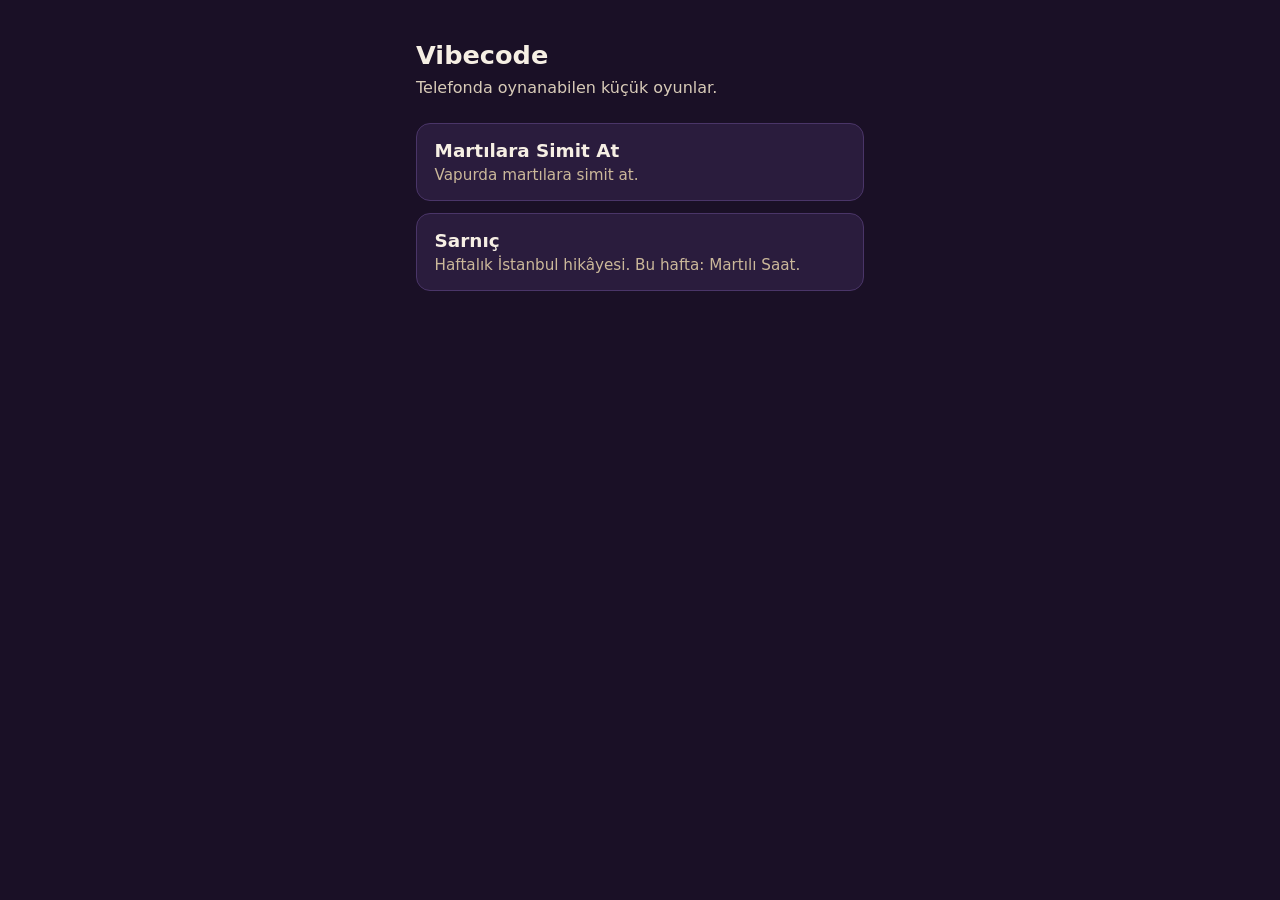
<file: index.html>
<!DOCTYPE html>
<html lang="tr">
<head>
<meta charset="UTF-8">
<meta name="viewport" content="width=device-width, initial-scale=1">
<meta name="theme-color" content="#1a1026">
<title>Vibecode</title>
<style>
  body {
    margin: 0;
    min-height: 100vh;
    font-family: system-ui, -apple-system, "Segoe UI", Roboto, sans-serif;
    background: #1a1026;
    color: #f6efe4;
  }
  main {
    max-width: 28rem;
    margin: 0 auto;
    padding: 2.5rem 1.25rem 3rem;
  }
  h1 {
    font-size: 1.6rem;
    font-weight: 650;
    margin: 0 0 0.35rem;
  }
  p {
    margin: 0 0 1.5rem;
    color: #d8cbb8;
    line-height: 1.45;
  }
  a.game {
    display: block;
    text-decoration: none;
    color: inherit;
    background: #2a1c3d;
    border: 1px solid #4a3568;
    border-radius: 14px;
    padding: 1rem 1.1rem;
  }
  a.game strong {
    display: block;
    font-size: 1.15rem;
    margin-bottom: 0.25rem;
  }
  a.game span {
    color: #cbb89a;
    font-size: 0.95rem;
  }
  a.game + a.game { margin-top: 0.75rem; }
</style>
</head>
<body>
<main>
  <h1>Vibecode</h1>
  <p>Telefonda oynanabilen küçük oyunlar.</p>
  <a class="game" href="martilara-simit/">
    <strong>Martılara Simit At</strong>
    <span>Vapurda martılara simit at.</span>
  </a>
  <a class="game" href="sarnic/">
    <strong>Sarnıç</strong>
    <span>Haftalık İstanbul hikâyesi. Bu hafta: Martılı Saat.</span>
  </a>
</main>
</body>
</html>
</file>
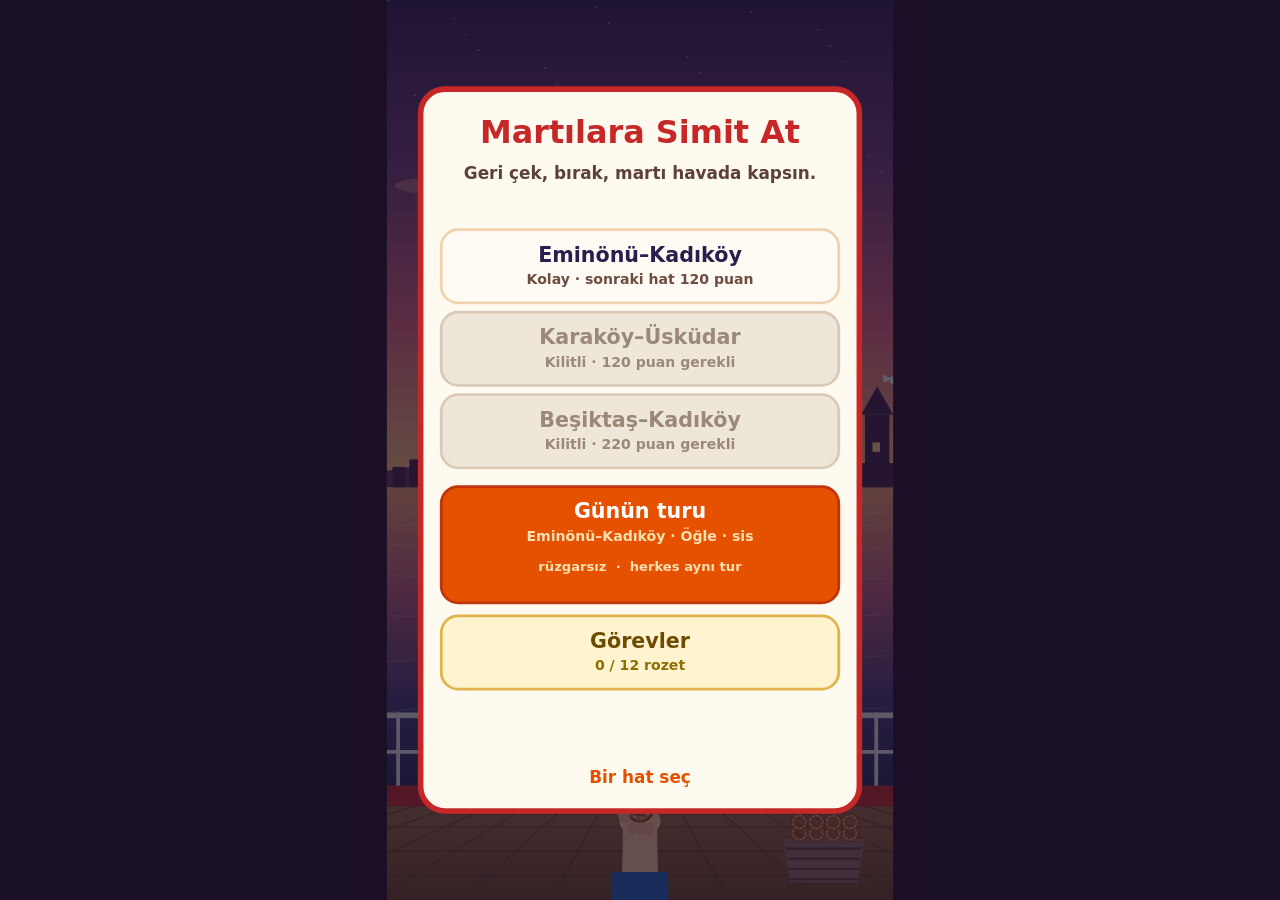
<file: martilara-simit/index.html>
<!DOCTYPE html>
<html lang="tr">
<head>
<meta charset="UTF-8">
<meta name="viewport" content="width=device-width, initial-scale=1, maximum-scale=1, user-scalable=no, viewport-fit=cover">
<meta name="theme-color" content="#1a1026">
<title>Martılara Simit At</title>
<style>
  html, body { margin: 0; height: 100%; overflow: hidden; background: #1a1026; }
  canvas {
    position: fixed; inset: 0; width: 100%; height: 100%; display: block;
    touch-action: none; user-select: none; -webkit-user-select: none; -webkit-tap-highlight-color: transparent;
  }
</style>
</head>
<body>
<canvas id="c"></canvas>
<script>
'use strict';

/* =========================================================
   AYARLAR
   ========================================================= */

const VW = 540, VH = 960;
const ROUND = 60;
const GRAVITY = 900;
const MAX_SPEED = 1350;
const PULL_K = 5;
const MIN_PULL = 18;
const HAND = { x: 270, y: 868 };
const BASKET = { x: 468, y: 905 };
const STOCK_MAX = 8;
const CATCH_R = 24;
const HOMING_R = 80;
const HOMING_SPEED = 50;
const HORIZON = 520, DECK_Y = 860;
const PASSENGER_HEAD_Y = 792;
const GAME_URL = 'https://danerlabs.github.io/vibecode/martilara-simit/';

const LINES_FED = ['Mmm, susamlı!', 'Sağ ol hemşerim!', 'Çay da var mı?', 'Bir tane daha!',
  'Kaşar da olsaydı!', 'Oh be!', 'Simit dediğin böyle!', 'Taze mi bu?', 'Eline sağlık!', 'Yaşasın vapur!'];
const LINES_THIEF = ['Bu benim artık!', 'Hehe, sağ ol!', 'Kim bakıyor ki?', 'Sepet benim!'];
const LINES_THIEF_HIT = ['Tamam tamam gidiyorum!', 'Aa, yakalandım!', 'Bir daha yapmam!'];
const LINES_HUNGRY = ['Bana da bir simit!', 'Abi bana da!', 'Açlıktan bayılacağım!', 'Bir simit de buraya!'];
const LINES_FEDP = ['Afiyet olsun bana!', 'Eline sağlık!', 'Çayım da olsaydı!', 'Tam isabet!'];
const LINES_HIT = ['Kardeşim dikkat!', 'Hop! Kafama!', 'Gözümü çıkaracaktın!', 'Martıya at, bana değil!'];
const LINES_GOLD = ['Altın martı!', 'Parıl parıl!'];
const LINES_VENDOR = ['Simit, simiiit!', 'Taze simit!', 'Susamlı, sıcak!', 'Geçerken al!'];
const LINES_CHILD = ['Anne, martı var!', 'Korkuyorum!', 'Git git git!', 'Baba bak martı!'];
const LINES_TOURIST = ['Bir selfie daha!', 'Manzara şahane!', 'Hashtag vapur!', 'Gülümse!'];
const LINES_PATRON = ['Az geldi!', 'Patron aç!', 'Daha, daha!', 'Lokma büyüsün!'];

// goal: bu puanı geçince sonraki hat açılır. 0 = son hat.
const ROUTES = [
  { id: 'eminonu', name: 'Eminönü–Kadıköy', diff: 'Kolay', goal: 120, speed: 1, extra: 0, refill: 1.4, wind: 0.55 },
  { id: 'karakoy', name: 'Karaköy–Üsküdar', diff: 'Orta', goal: 220, speed: 1.16, extra: 0, refill: 1.65, wind: 0.85 },
  { id: 'besiktas', name: 'Beşiktaş–Kadıköy', diff: 'Zor', goal: 0, speed: 1.32, extra: 1, refill: 1.9, wind: 1 },
];
const TIMES = [
  { id: 'sabah', name: 'Sabah', sky: ['#8ec6ef', '#f6d7b0', '#ffe3b8', '#ffd19a'], sea: ['#f3c9a4', '#7eafd0', '#35688f', '#1c4568'], star: 0, lights: 0, sun: 'rise' },
  { id: 'ogle', name: 'Öğle', sky: ['#3d9ae6', '#7ec4f6', '#d7efff', '#eef7ff'], sea: ['#8fd0ef', '#3c92c8', '#1d6294', '#123e66'], star: 0, lights: 0, sun: 'high' },
  { id: 'gunbatimi', name: 'Gün batımı', sky: ['#2b1d4e', '#6a3d7a', '#e0677a', '#ffd27a'], sea: ['#f2a76b', '#b85d7a', '#3d3a78', '#1f2552'], star: 0.35, lights: 0.45, sun: 'set' },
  { id: 'gece', name: 'Gece', sky: ['#070b1c', '#141a3c', '#1b2754', '#24325f'], sea: ['#1a2748', '#121c38', '#0c1428', '#080e1c'], star: 1, lights: 1, sun: 'moon' },
];

/* =========================================================
   YARDIMCILAR
   ========================================================= */

const rand = (a, b) => a + Math.random() * (b - a);
const pick = a => a[Math.floor(Math.random() * a.length)];
const clamp = (v, a, b) => Math.max(a, Math.min(b, v));
const fmt = n => Math.round(n).toLocaleString('tr-TR');
function store(k, v) {
  try { if (v === undefined) return localStorage.getItem(k); localStorage.setItem(k, v); } catch (e) { return null; }
}
function pad(n) { return String(n).padStart(2, '0'); }
function dateKey(d) {
  d = d || new Date();
  return d.getFullYear() + '-' + pad(d.getMonth() + 1) + '-' + pad(d.getDate());
}
function hashStr(s) {
  let h = 2166136261;
  for (let i = 0; i < s.length; i++) h = Math.imul(h ^ s.charCodeAt(i), 16777619);
  return h >>> 0;
}
function mulberry32(a) {
  return function () {
    a |= 0; a = a + 0x6D2B79F5 | 0;
    let t = Math.imul(a ^ a >>> 15, 1 | a);
    t = t + Math.imul(t ^ t >>> 7, 61 | t) ^ t;
    return ((t ^ t >>> 14) >>> 0) / 4294967296;
  };
}
function rollDay(dateStr) {
  const rnd = mulberry32(hashStr('simit-v1|' + dateStr));
  const route = Math.floor(rnd() * ROUTES.length);
  const time = Math.floor(rnd() * TIMES.length);
  const fog = rnd() < 0.42 ? Math.round((0.32 + rnd() * 0.4) * 100) / 100 : 0;
  const calm = rnd() < 0.22;
  const mag = calm ? 0 : Math.round(45 + rnd() * 100);
  const wind = mag * (rnd() < 0.5 ? -1 : 1);
  return { route, time, fog, wind, date: dateStr };
}
function rollFree(route) {
  const R = ROUTES[route];
  const time = Math.floor(Math.random() * TIMES.length);
  const fog = Math.random() < 0.14 + route * 0.08 ? Math.round((0.28 + Math.random() * 0.4) * 100) / 100 : 0;
  let wind = 0;
  if (Math.random() < 0.4 + route * 0.12) wind = Math.round((50 + Math.random() * 80) * R.wind) * (Math.random() < 0.5 ? -1 : 1);
  return { route, time, fog, wind, date: null };
}
function windWord(w) {
  const a = Math.abs(w || 0);
  if (a < 12) return 'rüzgarsız';
  return (a > 110 ? 'sert' : a > 65 ? 'orta' : 'hafif') + ' rüzgar ' + (w > 0 ? 'sağa' : 'sola');
}
function unlocked() {
  return clamp(parseInt(store('simit_unlock') || '0', 10) || 0, 0, ROUTES.length - 1);
}
function setUnlocked(n) { store('simit_unlock', String(clamp(Math.max(unlocked(), n), 0, ROUTES.length - 1))); }
function bestScore() { return parseInt(store('simit_best') || '0', 10) || 0; }
function dailyBest(date) {
  const raw = store('simit_daily') || '';
  const i = raw.indexOf(':');
  if (i < 0 || raw.slice(0, i) !== date) return 0;
  return parseInt(raw.slice(i + 1), 10) || 0;
}
function saveDaily(date, score) {
  const prev = dailyBest(date);
  if (score > prev) store('simit_daily', date + ':' + score);
  return score > prev;
}
function routeOf(g) { return ROUTES[(g && g.route) || 0] || ROUTES[0]; }

const MISSIONS = [
  { id: 'altin', name: 'Altın avcısı', text: 'Bir turda 3 altın martı yakala', test: g => g.goldCaught >= 3 },
  { id: 'patron', name: 'Patronun dostu', text: 'Patron martıyı doyur', test: g => !!g.patronFed },
  { id: 'combo', name: 'Onlu kombo', text: "10'lu kombo yap", test: g => g.bestCombo >= 10 },
  { id: 'gece', name: 'Gece seferi', text: 'Gece turunda 500 puan al', test: g => !!(g.cond && g.cond.time === 3 && g.score >= 500) },
  { id: 'temiz', name: 'Temiz atış', text: 'Hiç yolcunun kafasına düşürmeden tur bitir', test: g => g.hitsOnPeople === 0 && g.thrown >= 5 },
  { id: 'sis', name: 'Sis kaptanı', text: 'Sisli havada 8 martı doyur', test: g => g.fog > 0 && g.fed >= 8 },
  { id: 'ruzgar', name: 'Rüzgarlı tur', text: 'Rüzgarlı turda 300 puan al', test: g => Math.abs(g.wind || 0) >= 20 && g.score >= 300 },
  { id: 'besiktas', name: 'Boğaz hattı', text: 'Beşiktaş hattında 250 puan al', test: g => g.route === 2 && g.score >= 250 },
  { id: 'fotograf', name: 'Foto bombası', text: 'Turistin fotoğrafına gir', test: g => g.photoBombs >= 1 },
  { id: 'simitci', name: 'Amcanın ikramı', text: 'Simitçi amcaya isabet et', test: g => g.vendorHits >= 1 },
  { id: 'hirsiz', name: 'Hırsız kovucu', text: 'Simit hırsızını yakala', test: g => g.thieves >= 1 },
  { id: 'gunun', name: 'Günün kaptanı', text: 'Günün turunu tamamla', test: g => !!(g.daily && g.thrown >= 3) },
];
let badgeIds = null;
function earnedIds() {
  if (badgeIds) return badgeIds;
  try {
    const raw = JSON.parse(store('simit_badges') || '[]');
    badgeIds = Array.isArray(raw) ? raw.filter(id => typeof id === 'string') : [];
  } catch (e) { badgeIds = []; }
  return badgeIds;
}
function saveBadgeIds(ids) {
  badgeIds = ids;
  store('simit_badges', JSON.stringify(ids));
}
function hasBadge(id) { return earnedIds().indexOf(id) >= 0; }
function badgeCount() { return earnedIds().length; }
function reloadBadges() { badgeIds = null; return earnedIds(); }
function awardBadges() {
  const have = earnedIds();
  const fresh = [];
  MISSIONS.forEach(m => {
    if (have.indexOf(m.id) >= 0 || !m.test(G)) return;
    have.push(m.id);
    fresh.push(m);
  });
  if (fresh.length) saveBadgeIds(have);
  return fresh;
}
function palette() {
  const i = G && G.cond ? G.cond.time : 2;
  return TIMES[i] || TIMES[2];
}
function skyInk() {
  const id = palette().id;
  if (id === 'gece') return { far: '#1a2344', mid: '#12182e', light: '#ffe082' };
  if (id === 'ogle') return { far: '#8aafc4', mid: '#4e7690', light: '#fff6c8' };
  if (id === 'sabah') return { far: '#9a86a4', mid: '#5e4c70', light: '#ffe7b0' };
  return { far: '#5b3566', mid: '#3d2049', light: '#ffd77a' };
}

/* =========================================================
   SES
   ========================================================= */

const Sound = {
  ac: null, master: null, muted: store('simit_mute') === '1', noiseBuf: null,
  init() {
    if (!this.ac) {
      try {
        this.ac = new (window.AudioContext || window.webkitAudioContext)();
        this.master = this.ac.createGain();
        this.master.gain.value = this.muted ? 0 : 1;
        this.master.connect(this.ac.destination);
        const len = this.ac.sampleRate * 2;
        this.noiseBuf = this.ac.createBuffer(1, len, this.ac.sampleRate);
        const d = this.noiseBuf.getChannelData(0);
        for (let i = 0; i < len; i++) d[i] = Math.random() * 2 - 1;
        this.startWaves();
      } catch (e) { this.ac = null; }
    }
    if (this.ac && this.ac.state === 'suspended') this.ac.resume();
  },
  toggle() {
    this.muted = !this.muted;
    store('simit_mute', this.muted ? '1' : '0');
    if (this.master) this.master.gain.value = this.muted ? 0 : 1;
  },
  env(g, t0, a, peak, rel) {
    g.gain.setValueAtTime(0.0001, t0);
    g.gain.exponentialRampToValueAtTime(peak, t0 + a);
    g.gain.exponentialRampToValueAtTime(0.0001, t0 + a + rel);
  },
  osc(type, f1, f2, dur, vol, delay) {
    if (!this.ac) return;
    const t0 = this.ac.currentTime + (delay || 0);
    const o = this.ac.createOscillator(), g = this.ac.createGain();
    o.type = type; o.frequency.setValueAtTime(f1, t0);
    o.frequency.exponentialRampToValueAtTime(Math.max(20, f2), t0 + dur);
    this.env(g, t0, 0.01, vol, dur);
    o.connect(g).connect(this.master); o.start(t0); o.stop(t0 + dur + 0.05);
  },
  noise(f1, f2, dur, vol, q) {
    if (!this.ac) return;
    const t0 = this.ac.currentTime;
    const s = this.ac.createBufferSource(); s.buffer = this.noiseBuf;
    const f = this.ac.createBiquadFilter(); f.type = 'bandpass'; f.Q.value = q || 1.5;
    f.frequency.setValueAtTime(f1, t0); f.frequency.exponentialRampToValueAtTime(f2, t0 + dur);
    const g = this.ac.createGain(); this.env(g, t0, 0.02, vol, dur);
    s.connect(f).connect(g).connect(this.master); s.start(t0); s.stop(t0 + dur + 0.05);
  },
  gull(vol) {
    if (!this.ac) return;
    const n = 1 + Math.floor(Math.random() * 3), base = rand(1300, 1900);
    for (let k = 0; k < n; k++) {
      const t0 = this.ac.currentTime + k * rand(0.22, 0.3);
      const o = this.ac.createOscillator(), lfo = this.ac.createOscillator(), lg = this.ac.createGain();
      const f = this.ac.createBiquadFilter(), g = this.ac.createGain();
      o.type = 'sawtooth';
      o.frequency.setValueAtTime(base * 1.15, t0);
      o.frequency.exponentialRampToValueAtTime(base * 0.6, t0 + 0.24);
      lfo.frequency.value = 28; lg.gain.value = 70; lfo.connect(lg).connect(o.frequency);
      f.type = 'bandpass'; f.frequency.value = 1900; f.Q.value = 4;
      this.env(g, t0, 0.03, vol || 0.05, 0.24);
      o.connect(f).connect(g).connect(this.master);
      o.start(t0); lfo.start(t0); o.stop(t0 + 0.32); lfo.stop(t0 + 0.32);
    }
  },
  horn() {
    if (!this.ac) return;
    const t0 = this.ac.currentTime;
    const f = this.ac.createBiquadFilter(); f.type = 'lowpass'; f.frequency.value = 520;
    const g = this.ac.createGain();
    g.gain.setValueAtTime(0.0001, t0);
    g.gain.exponentialRampToValueAtTime(0.16, t0 + 0.2);
    g.gain.setValueAtTime(0.16, t0 + 1.4);
    g.gain.exponentialRampToValueAtTime(0.0001, t0 + 2.0);
    [98, 147, 196.5].forEach(fr => {
      const o = this.ac.createOscillator(); o.type = 'sawtooth'; o.frequency.value = fr;
      o.connect(f); o.start(t0); o.stop(t0 + 2.1);
    });
    f.connect(g).connect(this.master);
  },
  startWaves() {
    const s = this.ac.createBufferSource(); s.buffer = this.noiseBuf; s.loop = true;
    const f = this.ac.createBiquadFilter(); f.type = 'lowpass'; f.frequency.value = 420;
    const g = this.ac.createGain(); g.gain.value = 0.025;
    const lfo = this.ac.createOscillator(), lg = this.ac.createGain();
    lfo.frequency.value = 0.15; lg.gain.value = 0.018; lfo.connect(lg).connect(g.gain);
    s.connect(f).connect(g).connect(this.master); s.start(); lfo.start();
  },
  throw()  { this.noise(500, 2400, 0.2, 0.25, 1.2); },
  catch(c) { this.osc('sine', 600, 1200, 0.09, 0.2); this.osc('triangle', 900 + c * 60, 1600 + c * 80, 0.1, 0.12, 0.07); },
  gold()   { [0, 1, 2, 3, 4].forEach(k => this.osc('sine', 880 * Math.pow(1.19, k), 900 * Math.pow(1.19, k), 0.12, 0.1, k * 0.06)); },
  bonk()   { this.osc('square', 220, 80, 0.18, 0.12); },
  thud()   { this.noise(300, 120, 0.12, 0.2, 0.8); },
  steal()  { this.osc('triangle', 900, 250, 0.35, 0.15); },
  yum()    { [0, 1, 2].forEach(k => this.osc('sine', 520 * Math.pow(1.26, k), 540 * Math.pow(1.26, k), 0.1, 0.12, k * 0.08)); },
};

/* =========================================================
   OYUN DURUMU
   ========================================================= */

let G = null;
const meta = { route: 0, daily: false, cond: null, note: '', noteT: 0 };

function makePassengers() {
  return [
    { x: 68, role: 'child', col: '#ef6c00', hair: '#4e342e', hat: false, hungry: 0, hit: 0, eat: 0, scare: 0, cool: 0 },
    { x: 176, role: 'tourist', col: '#1e88e5', hair: '#6d4c41', hat: false, hungry: 0, hit: 0, eat: 0, photo: 5, cool: 0 },
    { x: 276, role: 'normal', col: '#8e44ad', hair: '#eceff1', hat: true, hungry: 0, hit: 0, eat: 0, cool: 0 },
  ];
}

function newGame() {
  const cond = meta.cond || { route: meta.route || 0, time: 2, fog: 0, wind: 0, date: null };
  const route = cond.route || 0;
  G = {
    mode: 'start', t: 0, score: 0, fed: 0, combo: 0, bestCombo: 0, thrown: 0, hitsOnPeople: 0,
    stock: STOCK_MAX, refill: 0, handCooldown: 0,
    gulls: [], simits: [], crumbs: [], floats: [], bubbles: [],
    spawnTimer: 0.4, goldTimer: rand(12, 18), thiefTimer: rand(9, 14), hungryTimer: rand(6, 10),
    patronTimer: 10 + route * 2, sawPatron: false, sawVendor: false,
    cryTimer: 2, hornTimer: rand(14, 22), shake: 0, endAt: 0,
    passengers: makePassengers(),
    vendor: { x: 372, shout: 0, timer: 6.5 },
    drag: null,
    route, daily: !!meta.daily, cond,
    wind: cond.wind || 0, fog: cond.fog || 0,
    shareNote: '', justUnlocked: false, record: false, dailyRecord: false,
    prevBest: 0, dailyBest: 0,
    goldCaught: 0, patronFed: false, photoBombs: 0, vendorHits: 0, thieves: 0, newBadges: [],
  };
}

/* =========================================================
   SİMÜLASYON
   ========================================================= */

function step(dt) {
  if (G.mode !== 'play') return;
  G.t += dt;
  const refillT = routeOf(G).refill;
  if (G.stock < STOCK_MAX) {
    G.refill += dt;
    if (G.refill >= refillT) { G.refill = 0; G.stock++; }
  } else G.refill = 0;
  G.handCooldown = Math.max(0, G.handCooldown - dt);

  spawnGulls(dt);
  G.gulls.forEach(g => updateGull(g, dt));
  G.gulls = G.gulls.filter(g => !g.gone);
  G.simits.forEach(s => updateSimit(s, dt));
  G.simits = G.simits.filter(s => !s.gone);
  updatePassengers(dt);
  updateVendor(dt);

  G.cryTimer -= dt;
  if (G.cryTimer <= 0) { G.cryTimer = rand(2.5, 6); Sound.gull(0.035); }
  G.hornTimer -= dt;
  if (G.hornTimer <= 0) { G.hornTimer = rand(18, 26); Sound.horn(); }

  updateEffects(dt);
  if (G.t >= ROUND) endGame();
}

function spawnGulls(dt) {
  const R = routeOf(G);
  const normal = G.gulls.filter(g => g.kind === 'normal' && g.state === 'fly').length;
  const want = (G.t < 20 ? 3 : G.t < 40 ? 4 : 5) + R.extra;
  G.spawnTimer -= dt;
  if (G.spawnTimer <= 0 && normal < want) {
    G.spawnTimer = rand(0.6, 1.4) / Math.max(0.8, R.speed);
    addGull('normal');
  }
  G.goldTimer -= dt;
  if (G.goldTimer <= 0) {
    G.goldTimer = rand(14, 22);
    addGull('gold');
    addFloat(VW / 2, 200, pick(LINES_GOLD), '#ffd54f', 30);
    Sound.gold();
  }
  G.thiefTimer -= dt;
  if (G.thiefTimer <= 0 && G.t < ROUND - 4) {
    G.thiefTimer = rand(10, 16) - R.extra;
    addGull('thief');
  }
  G.patronTimer -= dt;
  if (G.patronTimer <= 0 && !G.gulls.some(g => g.kind === 'patron')) {
    G.patronTimer = 999;
    addGull('patron');
    addFloat(VW / 2, 168, 'Patron martı!', '#ffe082', 28);
    Sound.gull(0.07);
  }
}

function addGull(kind) {
  const fromLeft = Math.random() < 0.5;
  const spd = routeOf(G).speed || 1;
  const speed = (kind === 'gold' ? rand(190, 230) : rand(85, 155) + G.t * 0.9) * spd;
  const g = {
    kind, state: 'fly', x: fromLeft ? -40 : VW + 40, y: 0,
    vx: (fromLeft ? 1 : -1) * speed, vy: 0,
    baseY: kind === 'gold' ? rand(130, 300) : rand(110, 450),
    amp: rand(10, 35), freq: rand(1, 2.2), phase: rand(0, 6), flap: rand(0, 6),
    flapSpeed: kind === 'gold' ? 16 : rand(9, 13), size: kind === 'gold' ? 1.15 : rand(0.9, 1.1),
    life: 0, carrying: false, bites: 0, need: 1,
  };
  if (kind === 'thief') {
    g.baseY = rand(160, 260);
    g.vx = (fromLeft ? 1 : -1) * 130 * spd;
    g.state = 'cruise';
    g.diveAt = rand(1.2, 2.2);
  }
  if (kind === 'patron') {
    g.size = 1.62;
    g.baseY = rand(150, 250);
    g.vx = (fromLeft ? 1 : -1) * 78 * spd;
    g.state = 'patrol';
    g.need = 3;
    g.stay = 20;
    g.flapSpeed = 8;
    g.amp = 16;
    G.sawPatron = true;
  }
  g.y = g.baseY;
  G.gulls.push(g);
}

function updateGull(g, dt) {
  g.life += dt;
  g.flap += g.flapSpeed * dt;
  const home = (rad, speed) => {
    for (const s of G.simits) {
      const dx = s.x - g.x, dy = s.y - g.y, d = Math.hypot(dx, dy);
      if (d < rad && d > 1) {
        g.x += dx / d * speed * dt;
        g.baseY += dy / d * speed * dt;
      }
    }
  };
  if (g.state === 'fly') {
    g.x += g.vx * dt;
    g.baseY += g.vy * dt;
    g.vy *= Math.pow(0.3, dt);
    g.y = g.baseY + Math.sin(g.life * g.freq + g.phase) * g.amp;
    home(HOMING_R, HOMING_SPEED);
    if ((g.vx > 0 && g.x > VW + 60) || (g.vx < 0 && g.x < -60)) g.gone = true;
  } else if (g.state === 'patrol') {
    g.x += g.vx * dt;
    g.y = g.baseY + Math.sin(g.life * 1.3) * g.amp;
    if (g.x > VW - 36) { g.x = VW - 36; g.vx = -Math.abs(g.vx); }
    if (g.x < 36) { g.x = 36; g.vx = Math.abs(g.vx); }
    home(70, 28);
    g.stay -= dt;
    if (g.stay <= 0) { g.state = 'leave'; g.vy = -160; g.vx = (g.x < VW / 2 ? -1 : 1) * 180; }
  } else if (g.state === 'cruise') {
    g.x += g.vx * dt;
    g.y = g.baseY + Math.sin(g.life * 3) * 10;
    if (g.life > g.diveAt && g.x > 60 && g.x < VW - 60) {
      g.state = 'dive';
      addBubble(g.x, g.y - 30, pick(LINES_THIEF), '#fff3e0');
      Sound.gull(0.07);
    }
    if ((g.vx > 0 && g.x > VW + 60) || (g.vx < 0 && g.x < -60)) g.gone = true;
  } else if (g.state === 'dive') {
    const dx = BASKET.x - g.x, dy = BASKET.y - 30 - g.y, d = Math.hypot(dx, dy) || 1;
    const sp = 210;
    g.vx = dx / d * sp; g.x += g.vx * dt; g.y += dy / d * sp * dt;
    if (d < 20) {
      if (G.stock > 0) {
        G.stock--;
        g.carrying = true;
        addFloat(BASKET.x - 40, BASKET.y - 70, 'Simidini çaldı! -1', '#ff8a80', 22);
        addBubble(g.x, g.y - 40, pick(LINES_THIEF), '#fff3e0');
        Sound.steal();
        G.shake = 6;
      }
      g.state = 'leave'; g.vx = (g.x < VW / 2 ? -1 : 1) * 220; g.vy = -260;
    }
  } else if (g.state === 'leave' || g.state === 'fed' || g.state === 'flee') {
    g.x += g.vx * dt; g.y += g.vy * dt;
    if (g.y < -80 || g.x < -80 || g.x > VW + 80) g.gone = true;
  }
}

function updateSimit(s, dt) {
  s.vx += (G.wind || 0) * dt;
  s.vy += GRAVITY * dt;
  s.x += s.vx * dt; s.y += s.vy * dt;
  s.rot += s.spin * dt;
  s.age += dt;
  if (Math.random() < 0.3) G.crumbs.push(crumb(s.x, s.y, 0.4));

  for (const g of G.gulls) {
    if (g.state === 'leave' || g.state === 'fed' || g.state === 'flee') continue;
    const r = CATCH_R * g.size;
    if (Math.hypot(s.x - g.x, s.y - g.y) < r) {
      s.gone = true;
      if (g.kind === 'thief') hitThief(g);
      else feedGull(g);
      return;
    }
  }

  if (s.vy > 0 && s.y >= PASSENGER_HEAD_Y && s.y < DECK_Y + 20) {
    for (const p of G.passengers) {
      if (Math.abs(s.x - p.x) < (p.role === 'child' ? 20 : 26)) { s.gone = true; landOnPassenger(p, s); return; }
    }
    if (Math.abs(s.x - G.vendor.x) < 28) { s.gone = true; landOnVendor(s); return; }
  }
  if (s.vy > 0 && s.y >= DECK_Y + 40) {
    s.gone = true; miss();
    for (let k = 0; k < 10; k++) G.crumbs.push(crumb(s.x, s.y, 1));
    Sound.thud();
    if (Math.random() < 0.3) addBubble(nearestPassenger(s.x).x, PASSENGER_HEAD_Y - 40, pick(['Simit israf olmasın!', 'Yazık oldu simide!', 'Martıya at martıya!']));
  } else if (s.x < -80 || s.x > VW + 80) {
    s.gone = true; miss();
  }
}

function feedGull(g) {
  if (g.kind === 'patron') return feedPatron(g);
  G.combo++;
  G.bestCombo = Math.max(G.bestCombo, G.combo);
  G.fed++;
  const mult = Math.min(G.combo, 10);
  const pts = (g.kind === 'gold' ? 50 : 10) * mult;
  G.score += pts;
  g.state = 'fed'; g.carrying = true;
  g.vx = (g.vx >= 0 ? 1 : -1) * rand(160, 220); g.vy = rand(-200, -120);
  g.flapSpeed = 20;
  const label = '+' + pts + (G.combo > 1 ? '  x' + G.combo : '');
  addFloat(g.x, g.y - 30, label, g.kind === 'gold' ? '#ffd54f' : '#ffffff', g.kind === 'gold' ? 34 : 24 + Math.min(G.combo, 6) * 2);
  if (G.combo >= 3 && G.combo % 3 === 0) addFloat(VW / 2, 330, G.combo + ' KOMBO!', '#ffeb3b', 44);
  if (Math.random() < 0.45 || g.kind === 'gold') addBubble(g.x, g.y - 34, pick(LINES_FED));
  for (let k = 0; k < (g.kind === 'gold' ? 26 : 14); k++) G.crumbs.push(crumb(g.x, g.y, 1, g.kind === 'gold'));
  if (g.kind === 'gold') { G.goldCaught++; Sound.gold(); G.shake = 6; } else Sound.catch(G.combo);
  if (G.vendor && G.vendor.shout > 0) {
    G.score += 30;
    G.vendor.shout = 0.4;
    addFloat(g.x, g.y - 58, 'Amcanın ikramı! +30', '#ffe082', 22);
  }
  if (Math.random() < 0.5) Sound.gull(0.05);
  const child = G.passengers.find(p => p.role === 'child');
  if (child && g.y > 360 && Math.abs(g.x - child.x) < 160 && child.cool <= 0) {
    child.scare = 1.3; child.cool = 4.5;
    addBubble(child.x, PASSENGER_HEAD_Y - 34, pick(LINES_CHILD), '#fff8e1', true, 2.2);
  }
}

function feedPatron(g) {
  g.bites++;
  for (let k = 0; k < 10; k++) G.crumbs.push(crumb(g.x, g.y, 1));
  if (g.bites < g.need) {
    G.score += 15;
    G.combo++;
    G.bestCombo = Math.max(G.bestCombo, G.combo);
    addFloat(g.x, g.y - 48, 'Patron ' + g.bites + '/' + g.need + '  +15', '#ffe082', 22);
    addBubble(g.x, g.y - 56, pick(LINES_PATRON), '#fff8e1', true, 1.6);
    Sound.catch(1);
    g.baseY = Math.max(120, g.baseY - 16);
    return;
  }
  G.combo++;
  G.bestCombo = Math.max(G.bestCombo, G.combo);
  G.fed++;
  G.patronFed = true;
  G.score += 120;
  g.state = 'fed'; g.carrying = true;
  g.vx = (g.x < VW / 2 ? -1 : 1) * 160; g.vy = -200; g.flapSpeed = 16;
  addFloat(g.x, g.y - 50, 'Patron doydu! +120', '#ffd54f', 28);
  addBubble(g.x, g.y - 60, 'Afiyet olsun patron!', '#fff8e1', true);
  Sound.gold();
  G.shake = 7;
}

function hitThief(g) {
  G.score += 20;
  G.thieves++;
  g.state = 'flee'; g.vx = (g.x < VW / 2 ? -1 : 1) * 260; g.vy = -300; g.flapSpeed = 22;
  addFloat(g.x, g.y - 30, 'Hırsızı kovaladın! +20', '#b9f6ca', 22);
  addBubble(g.x, g.y - 40, pick(LINES_THIEF_HIT), '#fff3e0');
  for (let k = 0; k < 12; k++) G.crumbs.push(crumb(g.x, g.y, 1));
  Sound.catch(1); Sound.gull(0.06);
}

function landOnPassenger(p, s) {
  for (let k = 0; k < 12; k++) G.crumbs.push(crumb(s.x, s.y, 1));
  if (p.hungry > 0) {
    p.hungry = 0; p.eat = 1.5;
    G.score += 40;
    addFloat(p.x, PASSENGER_HEAD_Y - 60, 'Afiyet olsun! +40', '#b9f6ca', 24);
    addBubble(p.x, PASSENGER_HEAD_Y - 30, p.role === 'tourist' ? 'Bunu story\'ye koyuyorum!' : pick(LINES_FEDP));
    Sound.yum();
    return;
  }
  if (p.role === 'tourist') {
    p.hit = 0.5;
    G.score += 20;
    G.photoBombs++;
    addFloat(p.x, PASSENGER_HEAD_Y - 60, 'Foto bombası! +20', '#b3e5fc', 22);
    addBubble(p.x, PASSENGER_HEAD_Y - 30, pick(['Objektife girdin!', 'Bir selfie daha!', 'Işık tam yerinde!']), '#e3f2fd', true);
    Sound.yum();
    return;
  }
  p.hit = p.role === 'child' ? 1.1 : 0.8;
  if (p.role === 'child') { p.scare = 1.5; p.cool = 3; }
  G.combo = 0;
  G.hitsOnPeople++;
  G.score = Math.max(0, G.score - 15);
  G.shake = 8;
  addFloat(p.x, PASSENGER_HEAD_Y - 60, '-15', '#ff5252', 26);
  addBubble(p.x, PASSENGER_HEAD_Y - 30, p.role === 'child' ? pick(['Anneee!', 'Simit değil, martı!', 'Korktum!']) : pick(LINES_HIT), '#ffebee', true);
  Sound.bonk();
}

function landOnVendor(s) {
  for (let k = 0; k < 8; k++) G.crumbs.push(crumb(s.x, s.y, 1));
  G.score += 10;
  G.vendorHits++;
  G.vendor.shout = 2.2;
  addFloat(G.vendor.x, PASSENGER_HEAD_Y - 64, 'Amcaya isabet! +10', '#ffe082', 20);
  addBubble(G.vendor.x, PASSENGER_HEAD_Y - 30, 'Kendi malıma mı atıyorsun?', '#fff8e1', true, 2);
  Sound.yum();
}

function miss() { G.combo = 0; }

function nearestPassenger(x) {
  return G.passengers.reduce((a, b) => (Math.abs(b.x - x) < Math.abs(a.x - x) ? b : a));
}

function updatePassengers(dt) {
  G.passengers.forEach(p => {
    p.hit = Math.max(0, p.hit - dt);
    p.eat = Math.max(0, p.eat - dt);
    p.cool = Math.max(0, (p.cool || 0) - dt);
    if (p.scare) p.scare = Math.max(0, p.scare - dt);
    if (p.hungry > 0) {
      p.hungry -= dt;
      if (p.hungry <= 0) addBubble(p.x, PASSENGER_HEAD_Y - 30, pick(['Neyse, kalsın...', 'Bana yok galiba!']));
    }
    if (p.role === 'child') {
      const scary = G.gulls.some(g => g.y > 390 && Math.abs(g.x - p.x) < 130 && g.state !== 'leave' && g.state !== 'fed');
      if (scary && p.cool <= 0) {
        p.scare = 1.4; p.cool = 5;
        addBubble(p.x, PASSENGER_HEAD_Y - 36, pick(LINES_CHILD), '#fff8e1', true, 2.1);
      }
    }
    if (p.role === 'tourist') {
      p.photo -= dt;
      if (p.photo <= 0) {
        p.photo = rand(8, 12);
        addBubble(p.x, PASSENGER_HEAD_Y - 36, pick(LINES_TOURIST), '#e3f2fd', false, 1.8);
      }
    }
  });
  G.hungryTimer -= dt;
  if (G.hungryTimer <= 0) {
    G.hungryTimer = rand(9, 14);
    const free = G.passengers.filter(p => p.hungry <= 0 && p.eat <= 0 && p.role !== 'child');
    if (free.length && G.t < ROUND - 3) {
      const p = pick(free);
      p.hungry = 6;
      addBubble(p.x, PASSENGER_HEAD_Y - 30, p.role === 'tourist' ? 'Simitli bir kare lütfen!' : pick(LINES_HUNGRY), '#fffde7', true, 4.5);
    }
  }
}

function updateVendor(dt) {
  const v = G.vendor;
  v.shout = Math.max(0, v.shout - dt);
  v.timer -= dt;
  if (v.timer > 0) return;
  v.timer = rand(12, 17);
  v.shout = 3;
  G.sawVendor = true;
  if (G.stock < STOCK_MAX) {
    const add = Math.min(2, STOCK_MAX - G.stock);
    G.stock += add;
    addFloat(v.x, PASSENGER_HEAD_Y - 72, '+' + add + ' simit', '#ffe082', 22);
  } else {
    addFloat(v.x, PASSENGER_HEAD_Y - 72, 'Sepet dolu, hadi at!', '#ffe082', 20);
  }
  addBubble(v.x, PASSENGER_HEAD_Y - 34, pick(LINES_VENDOR), '#fff8e1', true, 2.3);
  Sound.yum();
}

function throwSimit(vx, vy) {
  if (G.mode !== 'play' || G.stock <= 0) return false;
  const sp = Math.hypot(vx, vy);
  if (sp > MAX_SPEED) { vx *= MAX_SPEED / sp; vy *= MAX_SPEED / sp; }
  G.stock--; G.thrown++;
  G.handCooldown = 0.22;
  G.simits.push({ x: HAND.x, y: HAND.y - 6, vx, vy, rot: 0, spin: rand(8, 14) * (vx < 0 ? -1 : 1), age: 0 });
  Sound.throw();
  return true;
}

// Elden ekranın görünen alt kenarına kadar olan mesafe (mantıksal piksel).
function roomBelowHand(w, h) {
  const s = Math.min(w / VW, h / VH);
  const oy = (h - VH * s) / 2;
  return (h - oy) / s - HAND.y;
}
// 390×844 portrede tam aşağı çekiş. Masaüstünde oyun yüksekliğe sığar,
// el neredeyse alt kenardadır; aynı jest çok kısa kalır. Çarpan o jesti
// bu çekişe uzatır. Telefon bu ölçüde olduğundan çarpan 1'dir, hissi değişmez.
const REF_PULL = roomBelowHand(390, 844);

function pullScale() {
  const w = view.w || 1, h = view.h || 1;
  // Telefonda oyun genişliğe sığar; alttaki boşluk çekişi zaten uzatır.
  // Yalnızca yüksekliğe sığan görünümde (masaüstü) aynı jesti telefona eşitle.
  if (h / VH > w / VW) return 1;
  const room = roomBelowHand(w, h);
  if (!(room > 1) || room >= REF_PULL) return 1;
  return REF_PULL / room;
}

function dragVelocity(d) {
  const scale = pullScale();
  const dx = (d.x0 - d.x) * scale, dy = (d.y0 - d.y) * scale;
  let vx = dx * PULL_K, vy = dy * PULL_K;
  const sp = Math.hypot(vx, vy);
  if (sp > MAX_SPEED) { vx *= MAX_SPEED / sp; vy *= MAX_SPEED / sp; }
  return { vx, vy, pull: Math.hypot(dx, dy) };
}

function crumb(x, y, power, gold) {
  return {
    x, y, vx: rand(-120, 120) * power, vy: rand(-160, 40) * power, life: rand(0.4, 0.9),
    col: gold ? pick(['#ffd54f', '#fff59d', '#ffecb3']) : pick(['#c68642', '#a0522d', '#fff8e1', '#f5deb3']),
    r: rand(1.2, 3),
  };
}
function addFloat(x, y, text, col, size) { G.floats.push({ x, y, text, col, size: size || 22, life: 1.3 }); }
function addBubble(x, y, text, bg, force, life) {
  if (!force && G.bubbles.length >= 3) return;
  G.bubbles.push({ x, y, text, bg: bg || '#ffffff', life: life || 2, max: life || 2 });
}
function updateEffects(dt) {
  G.crumbs.forEach(c => { c.life -= dt; c.x += c.vx * dt; c.y += c.vy * dt; c.vy += 500 * dt; });
  G.crumbs = G.crumbs.filter(c => c.life > 0);
  G.floats.forEach(f => { f.life -= dt; f.y -= 40 * dt; });
  G.floats = G.floats.filter(f => f.life > 0);
  G.bubbles.forEach(b => b.life -= dt);
  G.bubbles = G.bubbles.filter(b => b.life > 0);
  G.shake *= Math.pow(0.01, dt);
}

/* =========================================================
   AKIŞ
   ========================================================= */

function armRound(route, daily) {
  if (daily) {
    meta.daily = true;
    meta.cond = rollDay(dateKey());
    meta.route = meta.cond.route;
  } else {
    if (route > unlocked()) {
      meta.note = ROUTES[route - 1].goal + ' puanla sıradaki hat açılır';
      meta.noteT = 2.6;
      return false;
    }
    meta.daily = false;
    meta.route = route;
    meta.cond = rollFree(route);
  }
  return true;
}
function startGame() {
  const manual = G && G.manual;
  newGame();
  if (manual) G.manual = true;
  G.mode = 'play';
  Sound.init();
  Sound.horn();
  setTimeout(() => Sound.gull(0.06), 600);
}
function startRoute(route, daily) {
  if (!armRound(route, daily)) return false;
  startGame();
  return true;
}
function goMenu() {
  const manual = G && G.manual;
  meta.daily = false;
  meta.cond = null;
  newGame();
  G.mode = 'start';
  if (manual) G.manual = true;
  for (let k = 0; k < 3; k++) { addGull('normal'); G.gulls[k].x = 90 + k * 160; }
}

function endGame() {
  if (G.mode === 'end') return;
  G.mode = 'end';
  G.endAt = performance.now();
  G.prevBest = bestScore();
  G.record = G.score > G.prevBest;
  if (G.record) store('simit_best', String(G.score));
  if (G.daily && G.cond && G.cond.date) {
    G.dailyRecord = saveDaily(G.cond.date, G.score);
    G.dailyBest = dailyBest(G.cond.date);
  }
  const R = routeOf(G);
  G.justUnlocked = false;
  if (R.goal && G.score >= R.goal && G.route < ROUTES.length - 1) {
    const before = unlocked();
    setUnlocked(G.route + 1);
    G.justUnlocked = unlocked() > before;
  }
  G.drag = null;
  G.newBadges = awardBadges();
  Sound.horn();
}

/* =========================================================
   PAYLAŞIM KARTI
   ========================================================= */

function shareSentence() {
  return 'Bugün ' + G.fed + ' martı doyurdum, sen kaç tane doyurursun?';
}
function sharePlainText() {
  const R = routeOf(G);
  const when = G.cond ? TIMES[G.cond.time].name : '';
  return shareSentence() + '\n' + R.name + (when ? ' · ' + when : '') + '\n' + GAME_URL;
}
function dataURLToBlob(dataURL) {
  const parts = dataURL.split(',');
  const mime = (parts[0].match(/:(.*?);/) || [, 'image/png'])[1];
  const bin = atob(parts[1]);
  const arr = new Uint8Array(bin.length);
  for (let i = 0; i < bin.length; i++) arr[i] = bin.charCodeAt(i);
  return new Blob([arr], { type: mime });
}
function prepareShare() {
  const W = 1080, H = 1350;
  const c = document.createElement('canvas');
  c.width = W; c.height = H;
  const g = c.getContext('2d');
  const sky = g.createLinearGradient(0, 0, 0, H);
  sky.addColorStop(0, '#2b1d4e'); sky.addColorStop(0.45, '#c62828'); sky.addColorStop(1, '#3e2723');
  g.fillStyle = sky; g.fillRect(0, 0, W, H);
  g.fillStyle = '#fffaf0'; roundPath(g, 56, 56, W - 112, H - 112, 48); g.fill();
  g.fillStyle = '#c62828'; roundPath(g, 56, 56, W - 112, 168, 48); g.fill();
  g.fillRect(56, 150, W - 112, 74);
  g.fillStyle = '#fff'; g.font = '800 42px system-ui, sans-serif'; g.textAlign = 'center';
  g.fillText('Martılara Simit At', W / 2, 160);
  const R = routeOf(G);
  const when = G.cond ? TIMES[G.cond.time].name : '';
  g.font = '600 28px system-ui, sans-serif';
  g.fillText(R.name + (G.daily ? '  ·  Günün turu' : ''), W / 2, 214);
  drawShareSimit(g, W / 2, 390, 2.4);
  g.fillStyle = '#e65100'; g.font = '900 132px system-ui, sans-serif';
  g.fillText(fmt(G.score), W / 2, 620);
  g.fillStyle = '#6d4c41'; g.font = '700 32px system-ui, sans-serif';
  g.fillText('puan', W / 2, 668);
  g.fillStyle = '#2b1d4e'; g.font = '800 40px system-ui, sans-serif';
  const line = shareSentence();
  const cut = line.indexOf(',');
  g.fillText(cut > 0 ? line.slice(0, cut + 1) : line, W / 2, 780);
  if (cut > 0) g.fillText(line.slice(cut + 1).trim(), W / 2, 836);
  g.fillStyle = '#efe6da'; roundPath(g, 120, 900, W - 240, 92, 24); g.fill();
  g.fillStyle = '#6d4c41'; g.font = '700 30px system-ui, sans-serif';
  g.fillText((when ? when + '  ·  ' : '') + windWord(G.wind) + (G.fog ? '  ·  sis' : ''), W / 2, 956);
  g.fillStyle = '#3e2723'; g.font = '700 28px system-ui, sans-serif';
  g.fillText(GAME_URL.replace('https://', ''), W / 2, 1120);
  g.font = '600 24px system-ui, sans-serif'; g.fillStyle = '#8d6e63';
  g.fillText('Telefonda oyna', W / 2, 1168);
  const dataUrl = c.toDataURL('image/png');
  return { dataUrl, blob: dataURLToBlob(dataUrl), text: sharePlainText(), canvas: c };
}
function drawShareSimit(g, x, y, sc) {
  g.save(); g.translate(x, y); g.scale(sc, sc);
  g.strokeStyle = '#8d4a1d'; g.lineWidth = 10;
  g.beginPath(); g.arc(0, 0, 36, 0, Math.PI * 2); g.stroke();
  g.strokeStyle = '#e0a15a'; g.lineWidth = 6;
  g.beginPath(); g.arc(0, 0, 36, 0, Math.PI * 2); g.stroke();
  g.fillStyle = '#fff6df';
  for (let k = 0; k < 10; k++) { const a = k * 0.62; g.fillRect(Math.cos(a) * 36 - 2, Math.sin(a) * 36 - 2, 4, 3); }
  g.restore();
}
function roundPath(g, x, y, w, h, r) {
  r = Math.min(r, w / 2, h / 2);
  g.beginPath();
  g.moveTo(x + r, y);
  g.arcTo(x + w, y, x + w, y + h, r); g.arcTo(x + w, y + h, x, y + h, r);
  g.arcTo(x, y + h, x, y, r); g.arcTo(x, y, x + w, y, r);
  g.closePath();
}
function fallbackDownload(pack) {
  const a = document.createElement('a');
  a.href = pack.dataUrl;
  a.download = 'martilara-simit.png';
  document.body.appendChild(a);
  a.click();
  a.remove();
  let copied = false;
  const done = (ok) => {
    copied = ok;
    if (G) G.shareNote = ok ? 'Görsel indirildi, yazı kopyalandı' : 'Görsel indirildi';
  };
  if (navigator.clipboard && navigator.clipboard.writeText) {
    navigator.clipboard.writeText(pack.text).then(() => done(true)).catch(() => done(false));
  } else done(false);
  return copied;
}
function shareScore() {
  let pack;
  try { pack = prepareShare(); }
  catch (e) { if (G) G.shareNote = 'Kart hazırlanamadı'; return 'error'; }
  const file = new File([pack.blob], 'martilara-simit.png', { type: 'image/png' });
  const payload = { files: [file], text: pack.text, title: 'Martılara Simit At', url: GAME_URL };
  let can = false;
  try { can = !!(navigator.share && (typeof navigator.canShare !== 'function' || navigator.canShare(payload))); }
  catch (e) { can = false; }
  if (can) {
    navigator.share(payload).then(() => { if (G) G.shareNote = 'Paylaşıldı'; }).catch(err => {
      if (err && err.name === 'AbortError') { if (G) G.shareNote = ''; return; }
      fallbackDownload(pack);
    });
    return 'share';
  }
  fallbackDownload(pack);
  return 'download';
}

/* =========================================================
   GİRİŞ
   ========================================================= */

const canvas = document.getElementById('c');
const ctx = canvas.getContext('2d');
let view = { s: 1, ox: 0, oy: 0, dpr: 1, w: 1, h: 1 };

function toLogical(cx, cy) { return { x: (cx - view.ox) / view.s, y: (cy - view.oy) / view.s }; }

const ICON_SOUND = { x: VW - 78, y: 16, w: 30, h: 30 };
const ICON_PAUSE = { x: VW - 40, y: 16, w: 30, h: 30 };
let hudDy = 0;
const inIcon = (p, r) => p.x > r.x - 8 && p.x < r.x + r.w + 8 && p.y > r.y - 8 && p.y < r.y + r.h + 8;
function hitRect(p, r) { return p.x >= r.x - 6 && p.x <= r.x + r.w + 6 && p.y >= r.y - 6 && p.y <= r.y + r.h + 6; }

function startLayout() {
  const h = 770, y = (VH - h) / 2;
  const buttons = ROUTES.map((r, i) => ({ id: 'route', route: i, x: 58, y: y + 150 + i * 88, w: VW - 116, h: 78 }));
  const daily = { id: 'daily', x: 58, y: y + 424, w: VW - 116, h: 124 };
  buttons.push(daily);
  buttons.push({ id: 'gorev', x: 58, y: daily.y + daily.h + 14, w: VW - 116, h: 78 });
  return { y, h, buttons };
}
function badgesLayout() {
  const h = 892, y = Math.round((VH - h) / 2), rowH = 56;
  return {
    y, h, listTop: y + 102, rowH,
    back: { x: 58, y: y + h - 70, w: VW - 116, h: 52 },
  };
}
function endLayout() {
  const h = 612, y = (VH - h) / 2;
  const gap = 12, bw = (VW - 140 - gap) / 2;
  return {
    y, h,
    buttons: [
      { id: 'share', x: 70, y: y + 418, w: VW - 140, h: 56 },
      { id: 'again', x: 70, y: y + 486, w: bw, h: 52 },
      { id: 'menu', x: 70 + bw + gap, y: y + 486, w: bw, h: 52 },
    ],
  };
}

let activePointer = null;
canvas.addEventListener('pointerdown', e => {
  e.preventDefault();
  const p = toLogical(e.clientX, e.clientY);
  Sound.init();
  if (G.mode === 'badges') {
    if (hitRect(p, badgesLayout().back)) G.mode = 'start';
    return;
  }
  if (G.mode === 'start') {
    const b = startLayout().buttons.find(r => hitRect(p, r));
    if (!b) return;
    if (b.id === 'gorev') G.mode = 'badges';
    else if (b.id === 'daily') startRoute(0, true);
    else startRoute(b.route, false);
    return;
  }
  if (G.mode === 'end') {
    if (performance.now() - G.endAt < 350) return;
    const b = endLayout().buttons.find(r => hitRect(p, r));
    if (!b) return;
    if (b.id === 'share') shareScore();
    else if (b.id === 'again') startRoute(G.route, G.daily);
    else if (b.id === 'menu') goMenu();
    return;
  }
  if (G.mode === 'pause') { G.mode = 'play'; return; }
  const ph = { x: p.x, y: p.y - hudDy };
  if (inIcon(ph, ICON_SOUND)) { Sound.toggle(); return; }
  if (inIcon(ph, ICON_PAUSE)) { G.mode = 'pause'; G.drag = null; return; }
  if (activePointer !== null) return;
  if (G.stock <= 0) {
    addBubble(BASKET.x - 30, BASKET.y - 60, 'Simit bitti, bekle!', '#fffde7', true, 1.2);
    return;
  }
  activePointer = e.pointerId;
  try { canvas.setPointerCapture(e.pointerId); } catch (err) {}
  G.drag = { x0: p.x, y0: p.y, x: p.x, y: p.y };
});
function onPointerMove(e) {
  if (e.pointerId !== activePointer || !G.drag) return;
  const p = toLogical(e.clientX, e.clientY);
  G.drag.x = p.x; G.drag.y = p.y;
}
function release(e, cancel) {
  if (e.pointerId !== activePointer) return;
  activePointer = null;
  try { canvas.releasePointerCapture(e.pointerId); } catch (err) {}
  const d = G.drag; G.drag = null;
  if (!d || cancel || G.mode !== 'play') return;
  const v = dragVelocity(d);
  if (v.pull >= MIN_PULL && v.vy < 0) throwSimit(v.vx, v.vy);
}
window.addEventListener('pointermove', onPointerMove, true);
window.addEventListener('pointerup', e => release(e, false), true);
window.addEventListener('pointercancel', e => release(e, true), true);
window.addEventListener('keydown', e => {
  if ((e.code === 'Space' || e.code === 'Escape' || e.code === 'KeyP') && (G.mode === 'play' || G.mode === 'pause')) {
    e.preventDefault(); G.mode = G.mode === 'play' ? 'pause' : 'play'; G.drag = null;
  }
});
document.addEventListener('visibilitychange', () => { if (document.hidden && G.mode === 'play') { G.mode = 'pause'; G.drag = null; } });

function resize() {
  const w = window.innerWidth, h = window.innerHeight, dpr = Math.min(window.devicePixelRatio || 1, 3);
  canvas.width = Math.round(w * dpr); canvas.height = Math.round(h * dpr);
  const s = Math.min(w / VW, h / VH);
  view = { s, ox: (w - VW * s) / 2, oy: (h - VH * s) / 2, dpr, w, h };
}
window.addEventListener('resize', resize);

/* =========================================================
   ÇİZİM
   ========================================================= */

let T = 0;

function render() {
  ctx.setTransform(view.dpr, 0, 0, view.dpr, 0, 0);
  ctx.fillStyle = '#1a1026'; ctx.fillRect(0, 0, view.w, view.h);
  ctx.setTransform(view.dpr * view.s, 0, 0, view.dpr * view.s, view.dpr * view.ox, view.dpr * view.oy);
  ctx.save();
  const extT = view.oy / view.s, extB = (view.h - view.oy) / view.s - VH;
  ctx.beginPath(); ctx.rect(0, -extT, VW, VH + extT + extB); ctx.clip();
  const pal = palette();
  if (extT > 0) {
    ctx.fillStyle = pal.sky[0]; ctx.fillRect(-20, -extT - 20, VW + 40, extT + 22);
    ctx.fillStyle = '#6d4425'; ctx.fillRect(-20, VH - 2, VW + 40, extB + 22);
  }
  if (G.shake > 0.3) ctx.translate(rand(-G.shake, G.shake), rand(-G.shake, G.shake));

  drawSky();
  drawSkyline();
  drawSea();
  G.gulls.forEach(drawGull);
  drawFog();
  drawDeck();
  G.simits.forEach(s => drawSimit(s.x, s.y, 1, s.rot));
  drawHand();
  if (G.drag && G.mode === 'play') drawAim();
  drawEffects();
  if (G.mode === 'play' || G.mode === 'pause') drawWind();
  ctx.restore();
  hudDy = -Math.max(0, extT - 6);
  ctx.translate(0, hudDy);
  drawHud();
  ctx.translate(0, -hudDy);
  if (G.mode === 'start') drawStartCard();
  if (G.mode === 'badges') drawBadges();
  if (G.mode === 'pause') drawPauseCard();
  if (G.mode === 'end') drawEndCard();
}

function drawSky() {
  const pal = palette();
  const g = ctx.createLinearGradient(0, 0, 0, HORIZON);
  pal.sky.forEach((c, i) => g.addColorStop(i / (pal.sky.length - 1), c));
  ctx.fillStyle = g; ctx.fillRect(-20, -20, VW + 40, HORIZON + 22);
  if (pal.star) {
    ctx.fillStyle = 'rgba(255,255,255,' + (0.35 + pal.star * 0.6) + ')';
    for (let k = 0; k < 28; k++) {
      const tw = pal.id === 'gece' && Math.sin(T * 3 + k) > 0.4 ? 2.4 : 1.4;
      ctx.fillRect((k * 97) % VW, (k * 53) % 200, tw, tw);
    }
  }
  if (pal.sun === 'moon') {
    ctx.fillStyle = '#f6f1e4'; ctx.beginPath(); ctx.arc(390, 118, 30, 0, 7); ctx.fill();
    ctx.fillStyle = pal.sky[0]; ctx.beginPath(); ctx.arc(402, 110, 24, 0, 7); ctx.fill();
  } else {
    const sx = pal.sun === 'rise' ? 120 : pal.sun === 'high' ? 270 : 360;
    const sy = pal.sun === 'high' ? 118 : pal.sun === 'rise' ? HORIZON - 70 : HORIZON - 8;
    const sg = ctx.createRadialGradient(sx, sy, 8, sx, sy, 130);
    sg.addColorStop(0, '#fff6d0'); sg.addColorStop(0.3, '#ffd36e88'); sg.addColorStop(1, '#ffd36e00');
    ctx.fillStyle = sg; ctx.beginPath(); ctx.arc(sx, sy, 130, 0, 7); ctx.fill();
    ctx.fillStyle = '#fff3c4'; ctx.beginPath(); ctx.arc(sx, sy, pal.sun === 'high' ? 28 : 36, pal.sun === 'set' ? Math.PI : 0, pal.sun === 'set' ? 0 : 7); ctx.fill();
  }
  ctx.fillStyle = pal.id === 'gece' ? '#9aa4c444' : pal.id === 'ogle' ? '#ffffff88' : '#ffb38a66';
  const drift = 6 + (G.wind || 0) * 0.04;
  for (let k = 0; k < 4; k++) cloud(((k * 170 + T * (drift + k * 2)) % (VW + 220)) - 110, 150 + k * 48, 0.9 + k * 0.12);
}
function cloud(x, y, s) {
  ctx.beginPath();
  ctx.ellipse(x, y, 60 * s, 10 * s, 0, 0, Math.PI * 2);
  ctx.ellipse(x + 30 * s, y - 6 * s, 35 * s, 9 * s, 0, 0, Math.PI * 2);
  ctx.fill();
}

function drawSkyline() {
  const ink = skyInk();
  const route = (G && G.route) || 0;
  ctx.fillStyle = ink.far;
  ctx.beginPath(); ctx.moveTo(0, HORIZON);
  for (let x = 0; x <= VW; x += 18) ctx.lineTo(x, HORIZON - 18 - Math.sin(x * 0.02) * 8);
  ctx.lineTo(VW, HORIZON); ctx.fill();
  ctx.fillStyle = ink.mid;
  if (route === 1) drawKarakoy(ink);
  else if (route === 2) drawBesiktas(ink);
  else drawEminonu(ink);
}
function lit(on, x, y, n) {
  if (!on) return;
  const ink = skyInk();
  ctx.fillStyle = ink.light;
  for (let i = 0; i < n; i++) if ((i + Math.floor(x)) % 4 !== 0) ctx.fillRect(x + (i % 4) * 7, y + Math.floor(i / 4) * 9, 3, 4);
}
function drawEminonu(ink) {
  const on = palette().lights > 0.4;
  ctx.fillStyle = ink.mid;
  for (let k = 0; k < 3; k++) ctx.fillRect(6 + k * 18, HORIZON - 22 - (k % 2) * 8, 14, 32);
  drawSuleymaniye(ink, 198);
  drawGalata(ink, 348, 0.68);
  drawHaydarpasa(ink, 466, HORIZON);
  if (on) lit(true, 424, HORIZON - 36, 6);
}
function drawKarakoy(ink) {
  const on = palette().lights > 0.4;
  ctx.fillStyle = ink.mid;
  for (let k = 0; k < 9; k++) {
    const h = 26 + (k * 17) % 28;
    ctx.fillRect(12 + k * 28, HORIZON - h, 22, h);
    lit(on, 16 + k * 28, HORIZON - h + 6, 4);
  }
  drawGalata(ink, 250, 1.15);
  ctx.strokeStyle = ink.mid; ctx.lineWidth = 3;
  ctx.beginPath(); ctx.moveTo(300, HORIZON - 18); ctx.lineTo(VW + 10, HORIZON - 18); ctx.stroke();
  const tx = 430;
  ctx.fillRect(tx - 5, HORIZON - 92, 10, 92);
  ctx.lineWidth = 1.4;
  ctx.beginPath(); ctx.moveTo(tx, HORIZON - 90); ctx.quadraticCurveTo(360, HORIZON - 30, 300, HORIZON - 20); ctx.stroke();
  ctx.beginPath(); ctx.moveTo(tx, HORIZON - 90); ctx.quadraticCurveTo(500, HORIZON - 40, VW + 20, HORIZON - 28); ctx.stroke();
  ctx.fillStyle = ink.light; ctx.fillRect(tx - 2, HORIZON - 96, 4, 6);
}
function drawBesiktas(ink) {
  const on = palette().lights > 0.4;
  ctx.fillStyle = ink.mid;
  ctx.fillRect(16, HORIZON - 34, 200, 34);
  ctx.fillRect(70, HORIZON - 58, 90, 24);
  for (let k = 0; k < 10; k++) ctx.fillRect(28 + k * 18, HORIZON - 48, 8, 22);
  lit(on, 30, HORIZON - 28, 10);
  ctx.fillStyle = ink.mid;
  ctx.fillRect(104, HORIZON - 76, 18, 42);
  ctx.beginPath();
  ctx.moveTo(102, HORIZON - 76); ctx.lineTo(113, HORIZON - 94); ctx.lineTo(124, HORIZON - 76); ctx.fill();
  drawOrtakoy(ink, 312);
  ctx.fillStyle = ink.far;
  ctx.fillRect(470, HORIZON - 78, 8, 78); ctx.fillRect(520, HORIZON - 64, 7, 64);
  ctx.strokeStyle = ink.far; ctx.lineWidth = 1.2;
  ctx.beginPath(); ctx.moveTo(474, HORIZON - 74); ctx.quadraticCurveTo(496, HORIZON - 40, 524, HORIZON - 60); ctx.stroke();
}
function drawGalata(ink, x, sc) {
  ctx.save(); ctx.translate(x, HORIZON); ctx.scale(sc, sc);
  ctx.fillStyle = ink.mid;
  ctx.fillRect(-16, -92, 32, 92);
  ctx.fillRect(-20, -104, 40, 14);
  ctx.beginPath(); ctx.moveTo(-18, -104); ctx.lineTo(0, -146); ctx.lineTo(18, -104); ctx.fill();
  ctx.fillStyle = ink.light;
  for (let k = 0; k < 3; k++) ctx.fillRect(-10 + k * 8, -100, 3, 6);
  ctx.restore();
}
function drawHaydarpasa(ink, x, base) {
  ctx.fillStyle = ink.mid;
  ctx.fillRect(x - 78, base - 26, 156, 26);
  ctx.fillRect(x - 70, base - 78, 26, 78); ctx.fillRect(x + 44, base - 78, 26, 78);
  ctx.beginPath(); ctx.moveTo(x - 74, base - 78); ctx.lineTo(x - 57, base - 108); ctx.lineTo(x - 40, base - 78); ctx.fill();
  ctx.beginPath(); ctx.moveTo(x + 40, base - 78); ctx.lineTo(x + 57, base - 108); ctx.lineTo(x + 74, base - 78); ctx.fill();
  ctx.beginPath(); ctx.moveTo(x - 36, base - 26); ctx.lineTo(x, base - 52); ctx.lineTo(x + 36, base - 26); ctx.fill();
  ctx.fillStyle = ink.light;
  ctx.fillRect(x - 62, base - 48, 8, 10); ctx.fillRect(x + 52, base - 48, 8, 10);
}
function dome(x, y, rx, ry) {
  ctx.beginPath(); ctx.ellipse(x, y, rx, ry, 0, Math.PI, 0); ctx.fill();
}
function minaret(x, base, h, balconies) {
  const n = balconies || 1;
  const w = Math.max(3.2, h * 0.024);
  ctx.fillStyle = skyInk().mid;
  ctx.fillRect(x - w * 0.5, base - h, w, h);
  ctx.fillRect(x - w, base - Math.max(3.2, h * 0.032), w * 2, Math.max(3.2, h * 0.032));
  for (let i = 1; i <= n; i++) {
    const t = n === 1 ? 0.68 : 0.5 + (i - 1) * (0.34 / (n - 1));
    const y = base - h * t;
    const bw = Math.max(12, w * 3.5);
    const bh = Math.max(3.4, h * 0.024);
    ctx.fillRect(x - bw / 2, y, bw, bh);
    ctx.beginPath();
    ctx.moveTo(x - bw * 0.34, y + bh);
    ctx.lineTo(x, y + bh + 3.4);
    ctx.lineTo(x + bw * 0.34, y + bh);
    ctx.fill();
  }
  const cap = Math.max(13, h * 0.13);
  ctx.beginPath();
  ctx.moveTo(x - w * 1.2, base - h);
  ctx.lineTo(x, base - h - cap);
  ctx.lineTo(x + w * 1.2, base - h);
  ctx.closePath();
  ctx.fill();
  ctx.fillRect(x - 0.8, base - h - cap - 7, 1.6, 7);
}
function drawSuleymaniye(ink, cx) {
  const base = HORIZON - 26;
  const pod = base - 15;
  const semiY = base - 40;
  const spring = base - 66;
  const on = palette().lights > 0.4;
  ctx.fillStyle = ink.far;
  ctx.beginPath();
  ctx.moveTo(cx - 148, HORIZON + 2);
  ctx.quadraticCurveTo(cx - 80, base + 8, cx, base + 1);
  ctx.quadraticCurveTo(cx + 88, base + 12, cx + 158, HORIZON + 2);
  ctx.closePath();
  ctx.fill();
  ctx.fillStyle = ink.mid;
  ctx.fillRect(cx - 86, pod, 172, base - pod + 3);
  dome(cx - 72, pod, 9, 6);
  dome(cx + 72, pod, 9, 6);
  dome(cx - 56, pod - 1, 10, 7);
  dome(cx + 56, pod - 1, 10, 7);
  dome(cx - 34, semiY, 16, 12);
  dome(cx + 34, semiY, 16, 12);
  ctx.fillRect(cx - 46, semiY, 92, pod - semiY);
  ctx.fillRect(cx - 22, spring, 44, semiY - spring);
  dome(cx, spring, 32, 26);
  ctx.beginPath(); ctx.arc(cx, spring - 31, 2.4, 0, 7); ctx.fill();
  ctx.fillRect(cx - 0.75, spring - 28, 1.5, 4);
  minaret(cx - 106, base, 138, 3);
  minaret(cx + 106, base, 134, 3);
  minaret(cx - 66, base - 1, 110, 2);
  minaret(cx + 66, base - 1, 108, 2);
  if (on) {
    ctx.fillStyle = ink.light;
    for (let i = -1; i <= 1; i++) ctx.fillRect(cx + i * 8 - 1.4, spring + 7, 3, 5);
    for (let i = 0; i < 4; i++) ctx.fillRect(cx - 34 + i * 20, base - 11, 3.5, 5);
  }
}
function drawOrtakoy(ink, cx) {
  const base = HORIZON + 1;
  const on = palette().lights > 0.4;
  ctx.fillStyle = ink.mid;
  ctx.fillRect(cx - 64, base - 7, 128, 8);
  ctx.fillRect(cx - 38, base - 34, 76, 27);
  ctx.fillRect(cx - 42, base - 38, 84, 6);
  ctx.fillRect(cx - 17, base - 52, 34, 16);
  dome(cx, base - 50, 22, 18);
  ctx.beginPath(); ctx.arc(cx, base - 71, 2, 0, 7); ctx.fill();
  ctx.fillRect(cx - 0.7, base - 71, 1.4, 4);
  minaret(cx - 52, base, 118, 1);
  minaret(cx + 52, base, 118, 1);
  if (on) {
    ctx.fillStyle = ink.light;
    for (let i = 0; i < 4; i++) ctx.fillRect(cx - 28 + i * 16, base - 28, 5, 11);
    for (let i = 0; i < 3; i++) ctx.fillRect(cx - 9 + i * 8, base - 48, 3, 5);
  }
}
function leadColor() {
  const id = palette().id;
  if (id === 'gece') return '#e4eaf6';
  if (id === 'ogle') return '#93a2b2';
  if (id === 'sabah') return '#8794a4';
  return '#6f645c';
}

function drawSea() {
  const pal = palette();
  const g = ctx.createLinearGradient(0, HORIZON, 0, DECK_Y);
  pal.sea.forEach((c, i) => g.addColorStop(i / (pal.sea.length - 1), c));
  ctx.fillStyle = g; ctx.fillRect(-20, HORIZON, VW + 40, DECK_Y - HORIZON);
  if (pal.sun !== 'moon') {
    const sx = pal.sun === 'rise' ? 120 : pal.sun === 'high' ? 270 : 360;
    for (let k = 0; k < 14; k++) {
      const y = HORIZON + 8 + k * 16, w = 46 - k * 2 + Math.sin(T * 2 + k) * 8;
      ctx.fillStyle = 'rgba(255,230,170,' + (0.45 - k * 0.028) + ')';
      ctx.fillRect(sx - w / 2, y, w, 2.4);
    }
  }
  ctx.strokeStyle = '#ffffff22'; ctx.lineWidth = 1.5;
  for (let r = 0; r < 8; r++) {
    const y = HORIZON + 24 + r * r * 4.4, amp = 1 + r * 0.45;
    ctx.beginPath();
    for (let x = 0; x <= VW; x += 14) {
      const yy = y + Math.sin(x * 0.04 + T * (0.8 + r * 0.15) + r) * amp;
      x === 0 ? ctx.moveTo(x, yy) : ctx.lineTo(x, yy);
    }
    ctx.stroke();
  }
  const route = (G && G.route) || 0;
  if (route === 2) drawKizKulesi(498, 572, 0.58);
  else drawKizKulesi(route === 1 ? 400 : 68, route === 1 ? 604 : 592, 1);
}
function kizBody(live) {
  const ink = skyInk();
  const id = palette().id;
  const stone = live ? ink.mid : (id === 'gece' ? '#8ea0c0' : id === 'ogle' ? '#1e4a68' : id === 'sabah' ? '#3a304c' : '#351c3a');
  const lead = live ? leadColor() : (id === 'gece' ? '#c5d0e6' : '#5e6e80');
  ctx.fillStyle = stone;
  ctx.beginPath(); ctx.ellipse(0, 3, 34, 7.5, 0, 0, Math.PI * 2); ctx.fill();
  ctx.beginPath();
  ctx.moveTo(-30, 3); ctx.lineTo(-24, -6); ctx.lineTo(22, -6); ctx.lineTo(28, 4); ctx.closePath(); ctx.fill();
  ctx.fillRect(-30, -26, 16, 20);
  ctx.fillRect(-20, -46, 40, 40);
  ctx.fillRect(-22, -50, 44, 6);
  for (let i = 0; i < 4; i++) ctx.fillRect(-18 + i * 10, -54, 6, 5);
  ctx.fillRect(-6, -96, 12, 48);
  ctx.fillRect(-10, -102, 20, 8);
  ctx.fillStyle = lead;
  ctx.beginPath();
  ctx.moveTo(-11, -100); ctx.lineTo(0, -126); ctx.lineTo(11, -100); ctx.closePath(); ctx.fill();
  ctx.fillStyle = stone;
  ctx.fillRect(-0.7, -134, 1.4, 9);
  if (!live) return;
  const night = id === 'gece';
  const dusk = palette().lights > 0.4;
  if (night || dusk) {
    ctx.fillStyle = night ? '#ffe082' : '#ffd58a';
    ctx.fillRect(-6, -99, 3, 4);
    ctx.fillRect(-1, -99, 3, 4);
    ctx.fillRect(4, -99, 3, 4);
    ctx.fillRect(-12, -36, 3, 5);
    ctx.fillRect(6, -34, 3, 5);
    if (night) {
      ctx.fillStyle = 'rgba(255,214,120,0.38)';
      ctx.beginPath(); ctx.arc(0, -96, 11, 0, 7); ctx.fill();
    }
  }
}
function drawKizKulesi(kx, ky, sc) {
  ctx.save();
  ctx.translate(kx, ky);
  ctx.scale(sc, sc);
  const night = palette().id === 'gece';
  for (let i = 0; i < 4; i++) {
    ctx.save();
    ctx.beginPath();
    ctx.rect(-44, 12 + i * 16, 88, 11);
    ctx.clip();
    ctx.globalAlpha = (night ? 0.92 : 0.82) * (1 - i * 0.14);
    ctx.translate(Math.sin(T * 1.35 + i) * 1.3, 14);
    ctx.scale(1, -0.55);
    kizBody(false);
    ctx.restore();
  }
  kizBody(true);
  ctx.restore();
}

function drawFog() {
  if (!G.fog) return;
  const a = G.fog;
  const g = ctx.createLinearGradient(0, 60, 0, HORIZON + 40);
  g.addColorStop(0, 'rgba(226,232,236,' + (a * 0.08) + ')');
  g.addColorStop(0.55, 'rgba(214,220,226,' + (a * 0.55) + ')');
  g.addColorStop(1, 'rgba(200,206,212,' + (a * 0.12) + ')');
  ctx.fillStyle = g;
  ctx.fillRect(-30, 40, VW + 60, HORIZON);
}

function drawWind() {
  if (!G.wind || Math.abs(G.wind) < 12) return;
  const mag = clamp(Math.abs(G.wind) / 150, 0.35, 1);
  const n = mag > 0.78 ? 3 : mag > 0.5 ? 2 : 1;
  const dir = G.wind > 0 ? 1 : -1;
  ctx.save();
  ctx.translate(86, 220);
  ctx.fillStyle = '#00000073';
  roundRect(-50, -18, 100, 36, 14); ctx.fill();
  ctx.strokeStyle = '#fff'; ctx.fillStyle = '#fff'; ctx.lineWidth = 3; ctx.lineCap = 'round'; ctx.lineJoin = 'round';
  const tip = dir * (6 + n * 10);
  ctx.beginPath(); ctx.moveTo(dir * -28, 0); ctx.lineTo(tip - dir * 12, 0); ctx.stroke();
  ctx.beginPath(); ctx.moveTo(tip - dir * 14, -8); ctx.lineTo(tip, 0); ctx.lineTo(tip - dir * 14, 8); ctx.closePath(); ctx.fill();
  ctx.restore();
}

function drawGull(g) {
  const s = g.size * (g.kind === 'thief' ? 1.05 : 1);
  const dir = g.vx >= 0 ? 1 : -1;
  const flap = Math.sin(g.flap);
  ctx.save();
  if (G.fog && g.y < HORIZON) {
    const dist = clamp((HORIZON - g.y) / 380, 0, 1);
    ctx.globalAlpha = clamp(1 - G.fog * dist * 0.75, 0.28, 1);
  }
  ctx.translate(g.x, g.y); ctx.scale(dir * s, s);
  if (g.kind === 'gold' || g.kind === 'patron') {
    const gl = ctx.createRadialGradient(0, 0, 4, 0, 0, g.kind === 'patron' ? 40 : 46);
    gl.addColorStop(0, g.kind === 'patron' ? '#ffe08288' : '#fff59daa'); gl.addColorStop(1, '#fff59d00');
    ctx.fillStyle = gl; ctx.beginPath(); ctx.arc(0, 0, 46, 0, 7); ctx.fill();
  }
  const body = g.kind === 'gold' ? '#ffd54f' : g.kind === 'thief' ? '#78909c' : g.kind === 'patron' ? '#eceff1' : '#fafafa';
  const wing = g.kind === 'gold' ? '#ffb300' : g.kind === 'thief' ? '#455a64' : g.kind === 'patron' ? '#90a4ae' : '#b0bec5';
  ctx.fillStyle = wing;
  ctx.beginPath(); ctx.moveTo(-4, -2); ctx.quadraticCurveTo(-10, -18 * flap - 4, -2, -30 * flap - 2); ctx.quadraticCurveTo(6, -14 * flap, 6, -2); ctx.fill();
  ctx.fillStyle = body;
  ctx.beginPath(); ctx.ellipse(0, 0, 18, 8, 0, 0, Math.PI * 2); ctx.fill();
  ctx.beginPath(); ctx.moveTo(-16, -2); ctx.lineTo(-26, -6); ctx.lineTo(-24, 3); ctx.fill();
  ctx.fillStyle = body; ctx.beginPath(); ctx.arc(16, -5, 7, 0, 7); ctx.fill();
  ctx.fillStyle = '#ffb300'; ctx.beginPath(); ctx.moveTo(22, -6); ctx.lineTo(31, -3); ctx.lineTo(22, -1); ctx.fill();
  ctx.fillStyle = '#212121'; ctx.beginPath(); ctx.arc(18, -7, 1.6, 0, 7); ctx.fill();
  if (g.kind === 'thief') {
    ctx.fillStyle = '#263238'; ctx.fillRect(13, -9.5, 9, 3.5);
    ctx.fillStyle = '#fff'; ctx.beginPath(); ctx.arc(18, -8, 1.2, 0, 7); ctx.fill();
  }
  if (g.kind === 'patron') {
    ctx.fillStyle = '#263238';
    ctx.fillRect(12, -16, 12, 4); ctx.fillRect(15, -20, 6, 5);
    ctx.fillStyle = '#c62828'; ctx.fillRect(14, -13, 8, 2);
  }
  ctx.fillStyle = wing;
  ctx.beginPath(); ctx.moveTo(-6, -1); ctx.quadraticCurveTo(-4, -22 * flap - 6, 8, -36 * flap - 4); ctx.quadraticCurveTo(10, -16 * flap, 8, -1); ctx.fill();
  if (g.carrying) drawSimit(30, 2, 0.55, 0);
  ctx.restore();
  if (g.kind === 'patron' && g.state === 'patrol') {
    ctx.fillStyle = '#fff'; ctx.font = '800 13px system-ui, sans-serif'; ctx.textAlign = 'center';
    ctx.fillText(g.bites + '/' + g.need, g.x, g.y - 36 * g.size);
  }
}

function drawSimit(x, y, sc, rot) {
  ctx.save(); ctx.translate(x, y); ctx.rotate(rot); ctx.scale(sc, sc);
  ctx.strokeStyle = '#8d4a1d'; ctx.lineWidth = 9;
  ctx.beginPath(); ctx.arc(0, 0, 11, 0, Math.PI * 2); ctx.stroke();
  ctx.strokeStyle = '#c47a3a'; ctx.lineWidth = 5;
  ctx.beginPath(); ctx.arc(0, 0, 11, 0, Math.PI * 2); ctx.stroke();
  ctx.fillStyle = '#fff3d6';
  for (let k = 0; k < 9; k++) { const a = k * 0.7; ctx.fillRect(Math.cos(a) * 11 - 1, Math.sin(a) * 11 - 1, 2, 1.4); }
  ctx.restore();
}

function drawDeck() {
  ctx.fillStyle = '#e9edf2';
  ctx.fillRect(0, 760, VW, 6);
  ctx.fillRect(0, 800, VW, 4);
  for (let x = 10; x < VW; x += 34) ctx.fillRect(x, 760, 4, 100);
  ctx.fillStyle = '#c62828'; ctx.fillRect(0, 838, VW, 22);
  ctx.strokeStyle = '#ff7043'; ctx.lineWidth = 7;
  ctx.beginPath(); ctx.arc(250, 812, 15, 0, 7); ctx.stroke();
  ctx.strokeStyle = '#fff'; ctx.lineWidth = 7; ctx.setLineDash([6, 6]);
  ctx.beginPath(); ctx.arc(250, 812, 15, 0, 7); ctx.stroke(); ctx.setLineDash([]);

  G.passengers.forEach(drawPassenger);
  if (G.vendor) drawVendor(G.vendor);

  const g = ctx.createLinearGradient(0, DECK_Y, 0, VH);
  g.addColorStop(0, '#9c6b3f'); g.addColorStop(1, '#6d4425');
  ctx.fillStyle = g; ctx.fillRect(-20, DECK_Y, VW + 40, VH - DECK_Y + 20);
  ctx.strokeStyle = '#5a361b88'; ctx.lineWidth = 1.5;
  for (let k = -6; k <= 6; k++) { ctx.beginPath(); ctx.moveTo(270 + k * 40, DECK_Y); ctx.lineTo(270 + k * 95, VH); ctx.stroke(); }
  for (let y = DECK_Y + 22; y < VH; y += 26) { ctx.beginPath(); ctx.moveTo(0, y); ctx.lineTo(VW, y); ctx.stroke(); }

  const refillT = (G.mode === 'play') ? routeOf(G).refill : 1.5;
  ctx.fillStyle = '#8d6e63';
  ctx.beginPath(); ctx.moveTo(BASKET.x - 46, BASKET.y - 10); ctx.lineTo(BASKET.x + 42, BASKET.y - 10);
  ctx.lineTo(BASKET.x + 34, BASKET.y + 36); ctx.lineTo(BASKET.x - 38, BASKET.y + 36); ctx.fill();
  ctx.strokeStyle = '#5d4037'; ctx.lineWidth = 2;
  for (let k = 0; k < 4; k++) { ctx.beginPath(); ctx.moveTo(BASKET.x - 42 + k, BASKET.y + k * 11); ctx.lineTo(BASKET.x + 38 - k, BASKET.y + k * 11); ctx.stroke(); }
  for (let k = 0; k < G.stock; k++) {
    const col = k % 4, row = Math.floor(k / 4);
    drawSimit(BASKET.x - 28 + col * 18, BASKET.y - 16 - row * 12, 0.62, 0);
  }
  if (G.stock < STOCK_MAX && G.mode === 'play') {
    ctx.strokeStyle = '#ffe082'; ctx.lineWidth = 3;
    ctx.beginPath(); ctx.arc(BASKET.x + 48, BASKET.y - 8, 8, -Math.PI / 2, -Math.PI / 2 + Math.PI * 2 * G.refill / refillT); ctx.stroke();
  }
}

function drawPassenger(p) {
  const bob = Math.sin(T * 2 + p.x) * 1.5;
  const scare = p.role === 'child' && p.scare > 0;
  const wave = p.hungry > 0 && !scare;
  ctx.save();
  if (p.role === 'child') {
    ctx.translate(p.x, PASSENGER_HEAD_Y + 20);
    ctx.scale(0.74, 0.74);
    ctx.translate(-p.x, -(PASSENGER_HEAD_Y + 20));
  }
  const x = p.x + (p.hit > 0 ? Math.sin(T * 50) * 3 : 0);
  const y = PASSENGER_HEAD_Y + bob + (scare ? 16 : 0);
  ctx.fillStyle = p.col;
  roundRect(x - 20, y + 16, 40, scare ? 40 : 60, 12); ctx.fill();
  ctx.strokeStyle = p.col; ctx.lineWidth = 8; ctx.lineCap = 'round';
  if (scare) {
    ctx.beginPath(); ctx.moveTo(x - 14, y + 24); ctx.lineTo(x - 26, y + 8); ctx.stroke();
    ctx.beginPath(); ctx.moveTo(x + 14, y + 24); ctx.lineTo(x + 26, y + 8); ctx.stroke();
  } else if (p.role === 'tourist') {
    ctx.beginPath(); ctx.moveTo(x - 16, y + 26); ctx.lineTo(x - 28, y + 8); ctx.stroke();
    ctx.beginPath(); ctx.moveTo(x + 16, y + 26); ctx.lineTo(x + 8, y - 8); ctx.stroke();
    ctx.fillStyle = '#263238'; roundRect(x - 2, y - 28, 16, 24, 3); ctx.fill();
    ctx.fillStyle = '#b3e5fc'; ctx.fillRect(x, y - 25, 12, 16);
    if (Math.sin(T * 8) > 0.85) { ctx.fillStyle = '#fff'; ctx.beginPath(); ctx.arc(x + 6, y - 16, 6, 0, 7); ctx.fill(); }
  } else {
    ctx.beginPath(); ctx.moveTo(x - 16, y + 26); ctx.lineTo(x - 24, y + 56); ctx.stroke();
    ctx.beginPath(); ctx.moveTo(x + 16, y + 26);
    if (wave) ctx.lineTo(x + 30 + Math.sin(T * 12) * 8, y - 8);
    else if (p.eat > 0) ctx.lineTo(x + 8, y + 6);
    else ctx.lineTo(x + 24, y + 56);
    ctx.stroke();
    if (wave) { ctx.fillStyle = '#ffcc99'; ctx.beginPath(); ctx.arc(x + 30 + Math.sin(T * 12) * 8, y - 12, 5, 0, 7); ctx.fill(); }
  }
  ctx.fillStyle = p.hit > 0 ? '#ff8a80' : '#ffcc99';
  ctx.beginPath(); ctx.arc(x, y, 15, 0, 7); ctx.fill();
  ctx.fillStyle = p.hair;
  ctx.beginPath(); ctx.arc(x, y - 3, 15, Math.PI * 1.05, Math.PI * 1.95); ctx.fill();
  if (p.hat) { ctx.fillStyle = '#37474f'; ctx.fillRect(x - 15, y - 15, 30, 5); ctx.fillRect(x - 10, y - 24, 20, 10); }
  if (p.role === 'tourist') {
    ctx.strokeStyle = '#263238'; ctx.lineWidth = 2;
    ctx.beginPath(); ctx.arc(x - 5, y - 2, 4, 0, 7); ctx.arc(x + 5, y - 2, 4, 0, 7); ctx.stroke();
    ctx.beginPath(); ctx.moveTo(x - 8, y - 2); ctx.lineTo(x + 8, y - 2); ctx.stroke();
  }
  ctx.fillStyle = '#3e2723';
  if (p.hit > 0 || scare) {
    ctx.font = 'bold 9px sans-serif'; ctx.textAlign = 'center'; ctx.fillText(scare ? 'o  o' : 'x  x', x, y + 1);
    ctx.beginPath(); ctx.arc(x, y + 7, 3, 0, 7); ctx.fill();
  } else {
    ctx.beginPath(); ctx.arc(x - 5, y - 1, 1.6, 0, 7); ctx.arc(x + 5, y - 1, 1.6, 0, 7); ctx.fill();
    ctx.strokeStyle = '#3e2723'; ctx.lineWidth = 1.5;
    ctx.beginPath();
    if (wave || p.role === 'tourist') ctx.arc(x, y + 6, 4, 0.15 * Math.PI, 0.85 * Math.PI);
    else ctx.arc(x, y + 4, 4, 0.2 * Math.PI, 0.8 * Math.PI);
    ctx.stroke();
  }
  if (p.eat > 0) drawSimit(x + 8, y + 8, 0.55, T * 2);
  if (wave) {
    ctx.fillStyle = '#ffeb3b'; ctx.font = 'bold 18px sans-serif'; ctx.textAlign = 'center';
    ctx.fillText('!', x, y - 26 + Math.sin(T * 8) * 3);
  }
  ctx.restore();
}

function drawVendor(v) {
  const x = v.x, y = PASSENGER_HEAD_Y + Math.sin(T * 3) * 1.2;
  const shout = v.shout > 0;
  ctx.fillStyle = '#6d4c41';
  roundRect(x - 20, y + 18, 40, 58, 10); ctx.fill();
  ctx.fillStyle = '#efebe9';
  ctx.fillRect(x - 16, y + 22, 32, 22);
  ctx.strokeStyle = '#5d4037'; ctx.lineWidth = 4;
  ctx.beginPath(); ctx.moveTo(x - 16, y + 28); ctx.lineTo(x - 34, y + 48); ctx.stroke();
  ctx.beginPath(); ctx.moveTo(x + 16, y + 28); ctx.lineTo(x + 30, shout ? y + 6 : y + 40); ctx.stroke();
  ctx.fillStyle = '#8d6e63';
  ctx.beginPath(); ctx.ellipse(x + (shout ? 34 : 28), y + (shout ? 8 : 44), 16, 6, -0.4, 0, 7); ctx.fill();
  drawSimit(x + (shout ? 34 : 28), y + (shout ? 4 : 40), 0.45, 0.2);
  ctx.fillStyle = '#ffcc99';
  ctx.beginPath(); ctx.arc(x, y, 15, 0, 7); ctx.fill();
  ctx.fillStyle = '#eceff1';
  ctx.beginPath(); ctx.arc(x, y - 4, 15, Math.PI, 0); ctx.fill();
  ctx.fillStyle = '#bdbdbd'; ctx.fillRect(x - 16, y - 8, 32, 5);
  ctx.fillStyle = '#5d4037';
  ctx.beginPath(); ctx.ellipse(x, y + 6, 7, 3.5, 0, 0, Math.PI); ctx.fill();
  ctx.fillStyle = '#3e2723';
  ctx.beginPath(); ctx.arc(x - 5, y - 1, 1.4, 0, 7); ctx.arc(x + 5, y - 1, 1.4, 0, 7); ctx.fill();
  ctx.strokeStyle = '#3e2723'; ctx.lineWidth = 1.4;
  ctx.beginPath();
  if (shout) ctx.arc(x, y + 8, 4, 0, Math.PI);
  else ctx.arc(x, y + 9, 3, 0.2 * Math.PI, 0.8 * Math.PI);
  ctx.stroke();
}

function drawHand() {
  let ox = 0, oy = 0;
  if (G.drag && G.mode === 'play') {
    const dx = G.drag.x - G.drag.x0, dy = G.drag.y - G.drag.y0, d = Math.hypot(dx, dy) || 1;
    const eff = d * pullScale();
    const m = Math.min(eff, 260) / 260 * 55;
    ox = dx / d * m; oy = dy / d * m;
  } else if (G.handCooldown > 0) oy = -G.handCooldown * 60;
  const x = HAND.x + ox, y = HAND.y + oy;
  ctx.fillStyle = '#ffcc99';
  ctx.beginPath(); ctx.moveTo(x - 18, y + 10); ctx.lineTo(x + 18, y + 10); ctx.lineTo(HAND.x + 26, VH + 300); ctx.lineTo(HAND.x - 26, VH + 300); ctx.fill();
  ctx.fillStyle = '#1565c0';
  ctx.beginPath(); ctx.moveTo(HAND.x - 30, VH - 30); ctx.lineTo(HAND.x + 30, VH - 30); ctx.lineTo(HAND.x + 34, VH + 300); ctx.lineTo(HAND.x - 34, VH + 300); ctx.fill();
  ctx.fillStyle = '#ffcc99';
  ctx.beginPath(); ctx.ellipse(x, y + 8, 22, 16, 0, 0, Math.PI * 2); ctx.fill();
  if (G.stock > 0 && G.handCooldown <= 0 && G.mode !== 'end') drawSimit(x, y - 6, 1, 0);
  ctx.fillStyle = '#f5b98a';
  ctx.beginPath(); ctx.ellipse(x - 18, y, 6, 11, -0.4, 0, Math.PI * 2); ctx.fill();
  for (let k = 0; k < 3; k++) { ctx.beginPath(); ctx.ellipse(x - 8 + k * 9, y + 16, 5, 7, 0, 0, Math.PI * 2); ctx.fill(); }
}

function drawAim() {
  const d = G.drag, v = dragVelocity(d);
  ctx.strokeStyle = '#ffffff55'; ctx.lineWidth = 3; ctx.setLineDash([4, 6]);
  ctx.beginPath(); ctx.moveTo(d.x0, d.y0); ctx.lineTo(d.x, d.y); ctx.stroke(); ctx.setLineDash([]);
  if (v.pull < MIN_PULL || v.vy >= 0) return;
  const power = Math.hypot(v.vx, v.vy) / MAX_SPEED;
  for (let k = 1; k <= 7; k++) {
    const t = k * 0.05;
    const x = HAND.x + v.vx * t + 0.5 * (G.wind || 0) * t * t;
    const y = HAND.y - 6 + v.vy * t + 0.5 * GRAVITY * t * t;
    ctx.fillStyle = 'rgba(255,255,255,' + (0.9 - k * 0.11) + ')';
    ctx.beginPath(); ctx.arc(x, y, 5 - k * 0.45, 0, 7); ctx.fill();
  }
  ctx.fillStyle = '#00000055'; roundRect(HAND.x - 40, HAND.y + 40, 80, 8, 4); ctx.fill();
  ctx.fillStyle = power > 0.9 ? '#ff7043' : '#ffe082'; roundRect(HAND.x - 40, HAND.y + 40, 80 * power, 8, 4); ctx.fill();
}

function drawEffects() {
  G.crumbs.forEach(c => { ctx.globalAlpha = Math.min(1, c.life * 2); ctx.fillStyle = c.col; ctx.fillRect(c.x, c.y, c.r, c.r); });
  ctx.globalAlpha = 1;
  G.bubbles.forEach(drawBubble);
  G.floats.forEach(f => {
    ctx.globalAlpha = Math.min(1, f.life * 2);
    const pop = 1 + Math.max(0, f.life - 1.1) * 2;
    ctx.font = '900 ' + Math.round(f.size * pop) + 'px system-ui, sans-serif'; ctx.textAlign = 'center';
    const w = ctx.measureText(f.text).width, x = clamp(f.x, w / 2 + 6, VW - w / 2 - 6);
    ctx.lineWidth = 5; ctx.strokeStyle = '#2b1d4e'; ctx.strokeText(f.text, x, f.y);
    ctx.fillStyle = f.col; ctx.fillText(f.text, x, f.y);
  });
  ctx.globalAlpha = 1;
}

function drawBubble(b) {
  const age = b.max - b.life, sc = Math.min(1, age * 7);
  ctx.globalAlpha = Math.min(1, b.life * 3);
  ctx.font = 'bold 16px system-ui, sans-serif';
  const w = Math.min(ctx.measureText(b.text).width + 20, 280), h = 30;
  const bx = clamp(b.x - w / 2, 6, VW - w - 6), by = clamp(b.y - h - 12, 70, VH - h - 80);
  ctx.save();
  ctx.translate(b.x, b.y); ctx.scale(sc, sc); ctx.translate(-b.x, -b.y);
  ctx.fillStyle = b.bg; ctx.strokeStyle = '#2b1d4e'; ctx.lineWidth = 2;
  roundRect(bx, by, w, h, 14); ctx.fill(); ctx.stroke();
  const tx = clamp(b.x, bx + 14, bx + w - 14);
  ctx.beginPath(); ctx.moveTo(tx - 6, by + h - 1); ctx.lineTo(tx, by + h + 10); ctx.lineTo(tx + 6, by + h - 1); ctx.fill();
  ctx.fillStyle = '#2b1d4e'; ctx.textAlign = 'center'; ctx.fillText(b.text, bx + w / 2, by + 20);
  ctx.restore();
  ctx.globalAlpha = 1;
}

function drawHud() {
  if (G.mode === 'start' || G.mode === 'badges') return;
  ctx.save();
  ctx.fillStyle = '#00000040'; roundRect(10, 12, 150, 38, 12); ctx.fill();
  ctx.fillStyle = '#fff'; ctx.font = '800 20px system-ui, sans-serif'; ctx.textAlign = 'left';
  const left = Math.max(0, Math.ceil(ROUND - G.t));
  ctx.fillText(fmt(G.score), 22, 38);
  ctx.textAlign = 'right';
  ctx.fillStyle = left <= 10 && G.mode === 'play' && Math.sin(T * 10) > 0 ? '#ff8a80' : '#ffe082';
  ctx.fillText(left + ' sn', 150, 38);
  const s = ICON_SOUND;
  ctx.fillStyle = '#ffffffcc';
  ctx.beginPath(); ctx.moveTo(s.x + 3, s.y + 11); ctx.lineTo(s.x + 9, s.y + 11); ctx.lineTo(s.x + 16, s.y + 5);
  ctx.lineTo(s.x + 16, s.y + 25); ctx.lineTo(s.x + 9, s.y + 19); ctx.lineTo(s.x + 3, s.y + 19); ctx.fill();
  ctx.strokeStyle = '#ffffffcc'; ctx.lineWidth = 2.2;
  if (Sound.muted) { ctx.beginPath(); ctx.moveTo(s.x + 19, s.y + 10); ctx.lineTo(s.x + 27, s.y + 20); ctx.moveTo(s.x + 27, s.y + 10); ctx.lineTo(s.x + 19, s.y + 20); ctx.stroke(); }
  else { ctx.beginPath(); ctx.arc(s.x + 16, s.y + 15, 6, -0.8, 0.8); ctx.stroke(); ctx.beginPath(); ctx.arc(s.x + 16, s.y + 15, 11, -0.8, 0.8); ctx.stroke(); }
  const p = ICON_PAUSE;
  ctx.fillRect(p.x + 8, p.y + 6, 5, 18); ctx.fillRect(p.x + 18, p.y + 6, 5, 18);
  ctx.restore();
}

function card(h) {
  ctx.fillStyle = '#1a1026aa'; ctx.fillRect(-40, -2000, VW + 80, VH + 4000);
  const y = (VH - h) / 2;
  ctx.fillStyle = '#fffaf0'; roundRect(36, y, VW - 72, h, 26); ctx.fill();
  ctx.strokeStyle = '#c62828'; ctx.lineWidth = 6; roundRect(36, y, VW - 72, h, 26); ctx.stroke();
  return y;
}
function textAt(t, x, y, size, col, weight) {
  ctx.font = (weight || 800) + ' ' + size + 'px system-ui, sans-serif';
  ctx.fillStyle = col || '#2b1d4e'; ctx.textAlign = 'center'; ctx.fillText(t, x, y);
}
function fitText(t, x, y, size, col, weight, maxW) {
  let s = size;
  do {
    ctx.font = (weight || 800) + ' ' + s + 'px system-ui, sans-serif';
    if (ctx.measureText(t).width <= maxW || s <= 12) break;
    s -= 1;
  } while (s > 12);
  ctx.fillStyle = col; ctx.textAlign = 'center'; ctx.fillText(t, x, y);
}
function uiButton(b, label, sub, kind) {
  const locked = kind === 'locked', primary = kind === 'primary', daily = kind === 'daily', badge = kind === 'badge';
  ctx.fillStyle = locked ? '#efe6da' : primary ? '#c62828' : daily ? '#e65100' : badge ? '#fff3d0' : '#fffaf3';
  roundRect(b.x, b.y, b.w, b.h, 18); ctx.fill();
  ctx.lineWidth = 3;
  ctx.strokeStyle = locked ? '#d9cbb8' : primary ? '#7f1212' : daily ? '#bf360c' : badge ? '#e0b44a' : '#efd3b0';
  roundRect(b.x, b.y, b.w, b.h, 18); ctx.stroke();
  const col = locked ? '#9a8878' : (primary || daily) ? '#fff' : badge ? '#6d4c00' : '#2b1d4e';
  const subCol = locked ? '#9a8878' : (primary || daily) ? '#ffe0b2' : badge ? '#8d6e00' : '#6d4c41';
  fitText(label, b.x + b.w / 2, b.y + (sub ? 34 : b.h / 2 + 8), 22, col, 800, b.w - 24);
  if (sub) fitText(sub, b.x + b.w / 2, b.y + 58, 15, subCol, 600, b.w - 24);
}

function drawStartCard() {
  const L = startLayout();
  card(L.h);
  textAt('Martılara Simit At', VW / 2, L.y + 58, 34, '#c62828', 900);
  textAt('Geri çek, bırak, martı havada kapsın.', VW / 2, L.y + 96, 18, '#5d4037', 600);
  const open = unlocked();
  const best = bestScore();
  L.buttons.forEach(b => {
    if (b.id === 'gorev') {
      uiButton(b, 'Görevler', badgeCount() + ' / ' + MISSIONS.length + ' rozet', 'badge');
      return;
    }
    if (b.id === 'daily') {
      const day = rollDay(dateKey());
      const R = ROUTES[day.route];
      const sub = R.name + ' · ' + TIMES[day.time].name + (day.fog ? ' · sis' : '');
      const bestD = dailyBest(day.date);
      uiButton(b, 'Günün turu', sub, 'daily');
      fitText(windWord(day.wind) + (bestD ? '  ·  bugün ' + fmt(bestD) : '  ·  herkes aynı tur'), b.x + b.w / 2, b.y + 90, 14, '#ffe0b2', 600, b.w - 28);
      return;
    }
    const R = ROUTES[b.route];
    const locked = b.route > open;
    const sub = locked
      ? 'Kilitli · ' + ROUTES[b.route - 1].goal + ' puan gerekli'
      : R.diff + (R.goal ? ' · sonraki hat ' + R.goal + ' puan' : ' · son hat') + (b.route === 0 && best ? ' · rekor ' + fmt(best) : '');
    uiButton(b, R.name, sub, locked ? 'locked' : 'plain');
  });
  if (meta.noteT > 0) textAt(meta.note, VW / 2, L.y + L.h - 28, 16, '#c62828', 700);
  else textAt('Bir hat seç', VW / 2, L.y + L.h - 28 + Math.sin(T * 4) * 2, 18, '#e65100', 800);
}

function drawPauseCard() {
  const y = card(180);
  textAt('Duraklatıldı', VW / 2, y + 70, 34, '#2b1d4e', 900);
  textAt(routeOf(G).name, VW / 2, y + 108, 18, '#6d4c41', 600);
  textAt('Devam etmek için dokun', VW / 2, y + 146, 20, '#e65100', 700);
}

function drawEndCard() {
  const L = endLayout();
  const y = card(L.h);
  const R = routeOf(G);
  const when = G.cond ? TIMES[G.cond.time].name : '';
  textAt(G.daily ? 'Günün turu bitti' : 'Vapur iskeleye yanaştı', VW / 2, y + 48, 26, '#c62828', 900);
  textAt(R.name + (when ? ' · ' + when : ''), VW / 2, y + 82, 16, '#6d4c41', 700);
  textAt(fmt(G.score), VW / 2, y + 158, 64, '#e65100', 900);
  textAt('puan', VW / 2, y + 184, 16, '#6d4c41', 600);
  fitText(shareSentence(), VW / 2, y + 224, 18, '#2b1d4e', 800, VW - 120);
  let line = G.record ? 'Yeni rekor!' : ('En iyi: ' + fmt(G.prevBest));
  if (G.daily) line = (G.dailyRecord ? 'Bugünün rekoru!' : ('Bugünkü en iyi: ' + fmt(G.dailyBest))) + (G.record ? '  ·  genel rekor' : '');
  textAt(line, VW / 2, y + 258, 16, '#2e7d32', 700);
  if (G.justUnlocked) textAt('Yeni hat açıldı: ' + ROUTES[Math.min(ROUTES.length - 1, G.route + 1)].name, VW / 2, y + 286, 16, '#e65100', 800);
  else textAt('Kombo x' + G.bestCombo + '   ·   atılan ' + G.thrown, VW / 2, y + 286, 15, '#6d4c41', 600);
  textAt(windWord(G.wind) + (G.fog ? ' · sis' : ''), VW / 2, y + 316, 14, '#8d6e63', 600);
  const nb = G.newBadges || [];
  if (nb.length) {
    textAt('Rozet kazandın!', VW / 2, y + 344, 18, '#e65100', 900);
    const shown = nb.slice(0, 4);
    const span = 34;
    const x0 = VW / 2 - (shown.length - 1) * span / 2;
    shown.forEach((m, i) => drawBadgeIcon(m.id, x0 + i * span, y + 370, true));
    const label = nb.length === 1 ? nb[0].name
      : nb.length === 2 ? nb[0].name + '  ·  ' + nb[1].name
      : nb[0].name + '  ·  ' + nb[1].name + '  +' + (nb.length - 2);
    fitText(label, VW / 2, y + 398, 15, '#6d4c00', 800, VW - 150);
  }
  uiButton(L.buttons[0], 'Paylaş', null, 'primary');
  uiButton(L.buttons[1], 'Tekrar', null, 'plain');
  uiButton(L.buttons[2], 'Menü', null, 'plain');
  if (G.shareNote) fitText(G.shareNote, VW / 2, y + L.h - 28, 14, '#2e7d32', 700, VW - 120);
  else fitText(GAME_URL.replace('https://', ''), VW / 2, y + L.h - 28, 14, '#8d6e63', 600, VW - 120);
}

function drawBadgeIcon(id, x, y, on) {
  ctx.save();
  ctx.translate(x, y);
  ctx.fillStyle = on ? '#f6c445' : '#e6dccb';
  ctx.beginPath(); ctx.arc(0, 0, 13, 0, Math.PI * 2); ctx.fill();
  ctx.strokeStyle = on ? '#a67c00' : '#c9bba6'; ctx.lineWidth = 2; ctx.stroke();
  ctx.fillStyle = on ? '#6d4c00' : '#9a8b78';
  ctx.strokeStyle = on ? '#6d4c00' : '#9a8b78';
  ctx.lineWidth = 1.6; ctx.lineCap = 'round'; ctx.lineJoin = 'round';
  if (id === 'altin') {
    ctx.beginPath();
    for (let k = 0; k < 5; k++) {
      const a = -Math.PI / 2 + k * Math.PI * 2 / 5;
      const b = a + Math.PI / 5;
      k ? ctx.lineTo(Math.cos(a) * 7, Math.sin(a) * 7) : ctx.moveTo(Math.cos(a) * 7, Math.sin(a) * 7);
      ctx.lineTo(Math.cos(b) * 3, Math.sin(b) * 3);
    }
    ctx.closePath(); ctx.fill();
  } else if (id === 'patron') {
    ctx.beginPath(); ctx.ellipse(-3, 1, 5, 3.2, -0.4, 0, 7); ctx.ellipse(3, 1, 5, 3.2, 0.4, 0, 7); ctx.fill();
  } else if (id === 'combo') {
    ctx.font = '800 9px system-ui, sans-serif'; ctx.textAlign = 'center'; ctx.fillText('10', 0, 3.5);
  } else if (id === 'gece') {
    ctx.beginPath(); ctx.arc(-1, 0, 5.5, 0, 7); ctx.fill();
    ctx.fillStyle = on ? '#f6c445' : '#e6dccb';
    ctx.beginPath(); ctx.arc(2, -1, 4.6, 0, 7); ctx.fill();
  } else if (id === 'temiz') {
    ctx.beginPath(); ctx.moveTo(-5, 0); ctx.lineTo(-1, 4); ctx.lineTo(6, -4); ctx.stroke();
  } else if (id === 'sis') {
    ctx.beginPath(); ctx.arc(-4, 1, 2.3, 0, 7); ctx.arc(0, -1, 2.8, 0, 7); ctx.arc(4, 1, 2.2, 0, 7); ctx.fill();
  } else if (id === 'ruzgar') {
    ctx.beginPath(); ctx.moveTo(-6, 0); ctx.lineTo(5, 0); ctx.moveTo(2, -3); ctx.lineTo(6, 0); ctx.lineTo(2, 3); ctx.stroke();
  } else if (id === 'besiktas') {
    ctx.fillRect(-5, -2, 2, 8); ctx.fillRect(3, -6, 2, 12); ctx.beginPath(); ctx.arc(0, 1, 3, Math.PI, 0); ctx.fill();
  } else if (id === 'fotograf') {
    ctx.strokeRect(-5, -3, 10, 7); ctx.beginPath(); ctx.arc(0, 0.5, 2, 0, 7); ctx.stroke();
  } else if (id === 'simitci') {
    ctx.lineWidth = 2; ctx.beginPath(); ctx.arc(0, 0, 4.5, 0, 7); ctx.stroke();
  } else if (id === 'hirsiz') {
    ctx.font = '800 12px system-ui, sans-serif'; ctx.textAlign = 'center'; ctx.fillText('!', 0, 4);
  } else {
    ctx.beginPath(); ctx.arc(0, 0, 3.5, 0, 7); ctx.fill();
  }
  ctx.restore();
}
function drawBadges() {
  const L = badgesLayout();
  const y = card(L.h);
  const n = badgeCount();
  textAt('Görevler', VW / 2, y + 46, 32, '#c62828', 900);
  textAt(n + ' / ' + MISSIONS.length + ' rozet', VW / 2, y + 78, 16, '#6d4c41', 700);
  MISSIONS.forEach((m, i) => {
    const on = hasBadge(m.id);
    const ry = L.listTop + i * L.rowH;
    ctx.fillStyle = on ? '#fff6dc' : '#f6f0e6';
    roundRect(64, ry, VW - 128, L.rowH - 6, 12); ctx.fill();
    drawBadgeIcon(m.id, 92, ry + (L.rowH - 6) / 2, on);
    ctx.textAlign = 'left';
    ctx.font = '700 14px system-ui, sans-serif';
    let size = 14;
    const maxW = VW - 250;
    while (size > 11 && ctx.measureText(m.text).width > maxW) {
      size -= 1;
      ctx.font = '700 ' + size + 'px system-ui, sans-serif';
    }
    ctx.fillStyle = '#2b1d4e';
    ctx.fillText(m.text, 116, ry + 29);
    ctx.textAlign = 'right';
    ctx.font = '700 12px system-ui, sans-serif';
    ctx.fillStyle = on ? '#2e7d32' : '#a89880';
    ctx.fillText(on ? 'Açık' : 'Kilitli', VW - 78, ry + 29);
  });
  uiButton(L.back, 'Geri', null, 'plain');
}

function roundRect(x, y, w, h, r) {
  r = Math.min(r, Math.abs(w) / 2, Math.abs(h) / 2);
  ctx.beginPath();
  ctx.moveTo(x + r, y);
  ctx.arcTo(x + w, y, x + w, y + h, r); ctx.arcTo(x + w, y + h, x, y + h, r);
  ctx.arcTo(x, y + h, x, y, r); ctx.arcTo(x, y, x + w, y, r);
  ctx.closePath();
}

/* =========================================================
   ANA DÖNGÜ
   ========================================================= */

let last = performance.now();
function frame(now) {
  const dt = Math.min(0.033, (now - last) / 1000);
  last = now;
  T += dt;
  if (meta.noteT > 0) meta.noteT -= dt;
  if (!G.manual) step(dt);
  if (G.mode === 'start' || G.mode === 'end' || G.mode === 'badges') {
    G.gulls.forEach(g => updateGull(g, dt));
    G.gulls = G.gulls.filter(g => !g.gone);
    if (G.gulls.length < 3) addGull('normal');
  }
  if (G.mode !== 'play') updateEffects(dt * 0.5);
  render();
  requestAnimationFrame(frame);
}

newGame();
for (let k = 0; k < 3; k++) { addGull('normal'); G.gulls[k].x = 90 + k * 160; }
resize();
requestAnimationFrame(frame);

window.sg = {
  get G() { return G; },
  get meta() { return meta; },
  step, startGame, startRoute, endGame, goMenu, throwSimit, toLogical,
  get view() { return view; },
  HAND, GRAVITY, MAX_SPEED, PULL_K, ROUND, ROUTES, TIMES, GAME_URL,
  rollDay, dateKey, shareScore, prepareShare, unlocked, windWord,
  MISSIONS, awardBadges, hasBadge, badgeCount, reloadBadges, earnedIds,
};
</script>
</body>
</html>
</file>
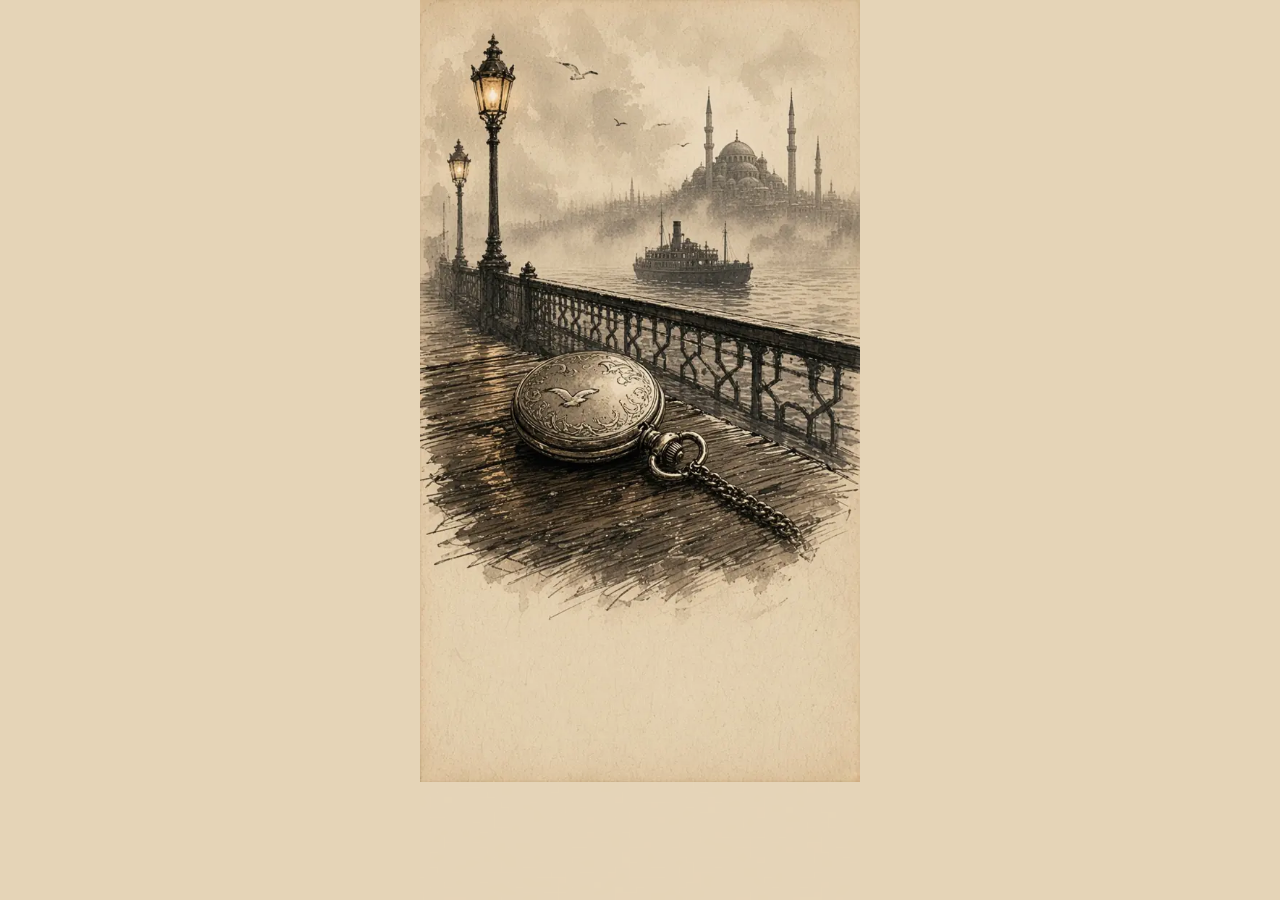
<file: sarnic/index.html>
<!DOCTYPE html>
<html lang="tr">
<head>
<meta charset="utf-8">
<meta name="viewport" content="width=device-width, initial-scale=1, viewport-fit=cover">
<meta name="theme-color" content="#241c16">
<meta name="description" content="Sarnıç. İstanbul hikâyesi. Ocak 1955.">
<title>Sarnıç</title>
<style>
  @font-face {
    font-family: "Lora";
    font-style: normal;
    font-weight: 400;
    font-display: swap;
    src: url("fonts/lora-latin-ext-400.woff2") format("woff2");
    unicode-range: U+0100-02BA, U+02BD-02C5, U+02C7-02CC, U+02CE-02D7, U+02DD-02FF, U+0304, U+0308, U+0329, U+1D00-1DBF, U+1E00-1E9F, U+1EF2-1EFF, U+2020, U+20A0-20AB, U+20AD-20C0, U+2113, U+2C60-2C7F, U+A720-A7FF;
  }
  @font-face {
    font-family: "Lora";
    font-style: normal;
    font-weight: 400;
    font-display: swap;
    src: url("fonts/lora-latin-400.woff2") format("woff2");
    unicode-range: U+0000-00FF, U+0131, U+0152-0153, U+02BB-02BC, U+02C6, U+02DA, U+02DC, U+0304, U+0308, U+0329, U+2000-206F, U+20AC, U+2122, U+2191, U+2193, U+2212, U+2215, U+FEFF, U+FFFD;
  }
  @font-face {
    font-family: "Lora";
    font-style: normal;
    font-weight: 600;
    font-display: swap;
    src: url("fonts/lora-latin-ext-600.woff2") format("woff2");
    unicode-range: U+0100-02BA, U+02BD-02C5, U+02C7-02CC, U+02CE-02D7, U+02DD-02FF, U+0304, U+0308, U+0329, U+1D00-1DBF, U+1E00-1E9F, U+1EF2-1EFF, U+2020, U+20A0-20AB, U+20AD-20C0, U+2113, U+2C60-2C7F, U+A720-A7FF;
  }
  @font-face {
    font-family: "Lora";
    font-style: normal;
    font-weight: 600;
    font-display: swap;
    src: url("fonts/lora-latin-600.woff2") format("woff2");
    unicode-range: U+0000-00FF, U+0131, U+0152-0153, U+02BB-02BC, U+02C6, U+02DA, U+02DC, U+0304, U+0308, U+0329, U+2000-206F, U+20AC, U+2122, U+2191, U+2193, U+2212, U+2215, U+FEFF, U+FFFD;
  }
  :root {
    --ink: #2c241c;
    --fade: #6e5b48;
    --rule: rgba(44, 36, 28, 0.28);
    --cream: #f3ecdf;
    --sheet: #e6d5b8;
  }
  * { box-sizing: border-box; }
  html, body {
    margin: 0;
    height: 100%;
    overflow: hidden;
    background: var(--sheet);
  }
  body {
    color: var(--ink);
    font-family: Lora, "Liberation Serif", "Noto Serif", Georgia, serif;
    font-size: 17px;
    line-height: 1.45;
    -webkit-tap-highlight-color: transparent;
    touch-action: manipulation;
  }
  #grain {
    position: fixed;
    inset: 0;
    width: 100%;
    height: 100%;
    pointer-events: none;
    z-index: 1;
    opacity: 0.18;
  }
  #plate {
    position: fixed;
    top: 0;
    bottom: 0;
    left: 50%;
    width: min(100vw, 440px);
    transform: translateX(-50%);
    background: var(--sheet);
    z-index: 0;
  }
  #plate img {
    position: absolute;
    inset: 0;
    width: 100%;
    height: 100%;
    object-fit: contain;
    object-position: center top;
  }
  #plate .veil {
    position: absolute;
    left: 0;
    right: 0;
    bottom: 0;
    height: 58%;
    pointer-events: none;
    opacity: 0;
    background: linear-gradient(
      to bottom,
      rgba(243, 236, 223, 0) 0%,
      rgba(243, 236, 223, 0.18) 22%,
      rgba(243, 236, 223, 0.72) 48%,
      rgba(243, 236, 223, 0.94) 70%,
      var(--cream) 100%
    );
  }
  body.reading #plate .veil { opacity: 1; }
  header {
    position: fixed;
    top: 0;
    left: 50%;
    transform: translateX(-50%);
    width: min(100vw, 440px);
    z-index: 4;
    display: flex;
    align-items: center;
    gap: 8px;
    padding: calc(8px + env(safe-area-inset-top)) 16px 0;
    color: #f6efe4;
    text-shadow: 0 1px 2px rgba(28, 20, 12, 0.55);
    pointer-events: none;
  }
  body.bare header { visibility: hidden; }
  .brand {
    font-size: 15px;
    letter-spacing: 0.18em;
    font-variant: small-caps;
    padding: 8px 0;
  }
  .spacer { flex: 1; }
  header button, #ask button, #end button, button.choice {
    font-family: inherit;
    color: inherit;
    background: transparent;
    border: 0;
    cursor: pointer;
  }
  header button {
    pointer-events: auto;
    color: #f6efe4;
    font-size: 15px;
    padding: 8px 2px;
  }
  header button[aria-pressed="true"] { font-weight: 600; }
  #hit {
    position: fixed;
    inset: 0;
    z-index: 2;
    border: 0;
    padding: 0;
    background: transparent;
    cursor: pointer;
  }
  #sheet {
    position: fixed;
    left: 50%;
    bottom: 0;
    transform: translateX(-50%);
    width: min(100vw, 440px);
    z-index: 3;
    max-height: calc(100dvh - 56px - env(safe-area-inset-top));
    overflow-y: auto;
    padding: 8px 22px calc(18px + env(safe-area-inset-bottom));
    color: var(--ink);
    font-size: 17px;
    line-height: 1.45;
  }
  #prose { margin: 0; font-size: 17px; font-weight: 400; }
  #choices {
    display: flex;
    flex-direction: column;
    margin-top: 14px;
    border-top: 1px solid var(--rule);
  }
  button.choice {
    display: flex;
    align-items: center;
    width: 100%;
    min-height: 48px;
    padding: 11px 0;
    text-align: left;
    font-size: 17px;
    line-height: 1.35;
    color: var(--ink);
    border-bottom: 1px solid var(--rule);
  }
  button.choice::before {
    content: "–";
    margin-right: 10px;
    color: var(--fade);
  }
  #ask p, #endline {
    margin: 0 0 8px;
  }
  #endline {
    font-size: 22px;
    font-weight: 600;
    line-height: 1.3;
  }
  #ask button, #end button {
    display: block;
    width: 100%;
    min-height: 48px;
    padding: 12px 0;
    text-align: center;
    font-size: 17px;
    letter-spacing: 0.06em;
    font-variant: small-caps;
    color: var(--ink);
    border-top: 1px solid var(--ink);
  }
  #toast {
    min-height: 1.2em;
    margin: 8px 0 0;
    text-align: center;
    color: var(--fade);
    font-size: 15px;
  }
  #toast:empty { display: none; }
  @media (hover: hover) {
    button.choice:hover, #ask button:hover, #end button:hover { color: #7a342c; }
  }
  :focus-visible { outline: 1px solid #7a342c; outline-offset: 3px; }
</style>
</head>
<body>
<canvas id="grain" aria-hidden="true"></canvas>
<div id="plate" aria-hidden="true">
  <img id="plate-img" alt="">
  <div class="veil"></div>
</div>
<header>
  <div class="brand">Sarnıç</div>
  <div class="spacer"></div>
  <button type="button" id="snd">ses</button>
  <button type="button" id="restart">baştan</button>
</header>
<button type="button" id="hit" aria-label="Devam"></button>
<div id="sheet" hidden>
  <p id="prose"></p>
  <div id="choices"></div>
  <div id="ask" hidden>
    <p>Baştan başlansın mı?</p>
    <button type="button" id="yes">Evet</button>
    <button type="button" id="no">Vazgeç</button>
  </div>
  <div id="end" hidden>
    <p id="endline"></p>
    <button type="button" id="again">Baştan başla</button>
    <button type="button" id="share">Paylaş</button>
    <p id="toast" role="status"></p>
  </div>
</div>
<script src="engine.js"></script>
<script src="stories/martili-saat.js"></script>
<script>Sarnic.boot();</script>
</body>
</html>
</file>
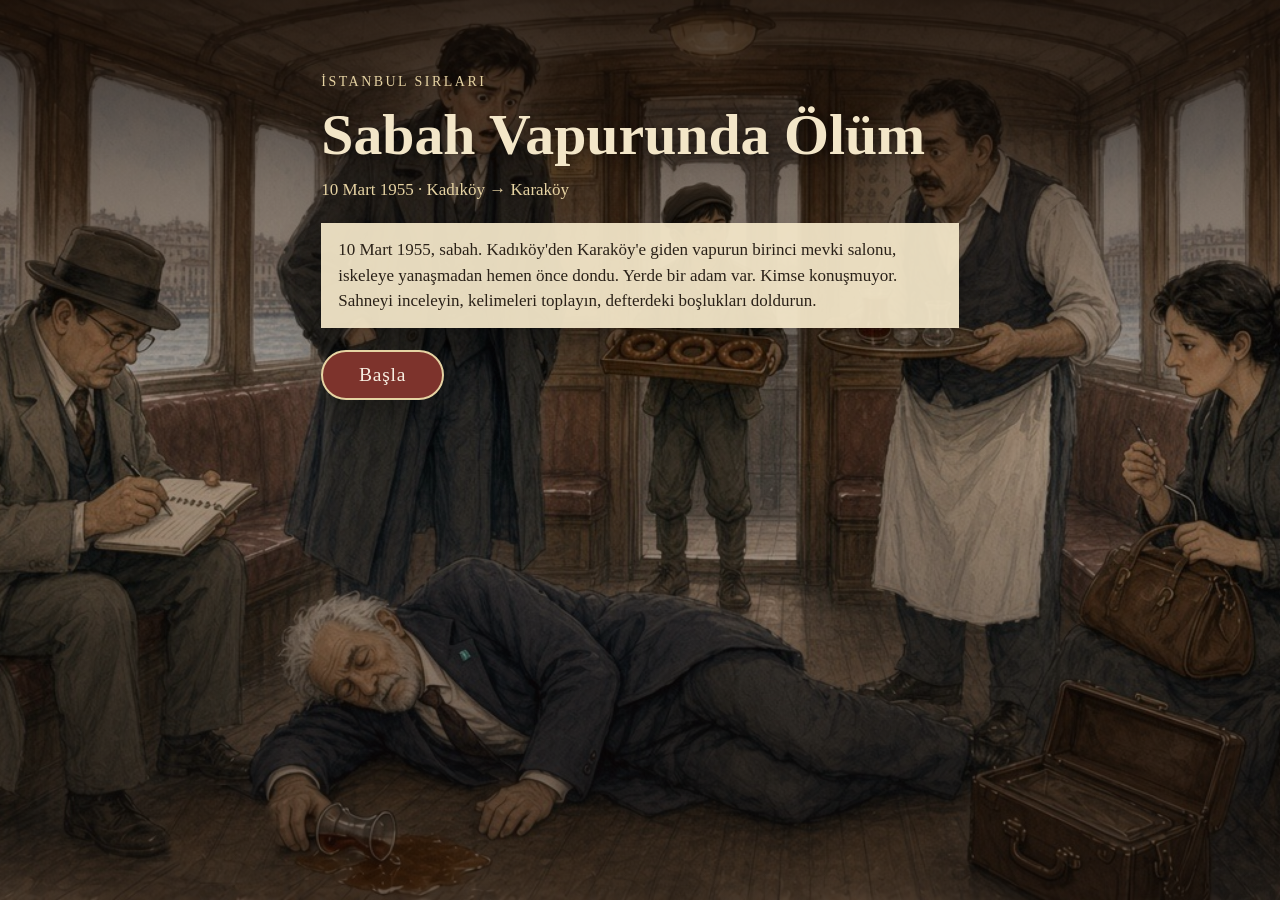
<file: istanbul-sirlari/vapur/index.html>
<!DOCTYPE html>
<html lang="tr">
<head>
<meta charset="UTF-8">
<meta name="viewport" content="width=device-width, initial-scale=1">
<meta name="theme-color" content="#1c140e">
<title>İstanbul Sırları — Sabah Vapurunda Ölüm</title>
<link rel="icon" href="data:image/svg+xml,%3Csvg xmlns='http://www.w3.org/2000/svg' viewBox='0 0 16 16'%3E%3Crect width='16' height='16' fill='%237d332c'/%3E%3C/svg%3E">
<link rel="stylesheet" href="style.css">
</head>
<body>
<div id="app"></div>
<noscript><p class="noscript">Bu oyunu oynamak için JavaScript gerekir.</p></noscript>
<script src="data.js"></script>
<script src="game.js"></script>
</body>
</html>
</file>
<file: istanbul-sirlari/vapur/style.css>
:root {
  --wood: #1c140e;
  --wood-2: #2a1d14;
  --ink: #2a2118;
  --ink-soft: #5c4a38;
  --paper: #f3e6c8;
  --paper-2: #f7edd8;
  --brass: #b08d57;
  --brass-2: #e6d3a3;
  --seal: #7d332c;
  --solved: #234838;
  --solved-bg: #e5f0e4;
  --shadow: 0 16px 40px rgba(0, 0, 0, 0.35);
  --serif: "Iowan Old Style", "Palatino Linotype", Palatino, "Book Antiqua", Georgia, "Times New Roman", serif;
}

* { box-sizing: border-box; }

[hidden] { display: none !important; }

html, body {
  margin: 0;
  height: 100%;
  background: var(--wood);
  color: var(--paper);
  font-family: var(--serif);
  font-size: 17px;
  line-height: 1.45;
}

button, input { font-family: inherit; }

button { cursor: pointer; }

:focus-visible {
  outline: 2px solid var(--brass-2);
  outline-offset: 2px;
}

#app {
  height: 100vh;
  height: 100dvh;
  overflow: hidden;
}

.noscript {
  margin: 1rem;
  color: var(--paper);
}

/* ---------- title ---------- */

.title {
  position: relative;
  height: 100%;
  min-height: 100%;
  display: flex;
  background: #140e0a url("images/00-ana-sahne.jpg") center 28% / cover no-repeat;
  color: var(--paper);
}

.title-scrim {
  position: absolute;
  inset: 0;
  background:
    linear-gradient(180deg, rgba(18, 10, 6, 0.78) 0%, rgba(18, 10, 6, 0.18) 46%, rgba(18, 10, 6, 0.55) 100%);
}

.title-inner {
  position: relative;
  z-index: 1;
  width: min(40rem, 100%);
  margin: 0 auto;
  padding: 7vh 1.25rem 2rem;
  display: flex;
  flex-direction: column;
  align-items: flex-start;
  gap: 0.75rem;
}

.series {
  margin: 0;
  letter-spacing: 0.18em;
  text-transform: uppercase;
  font-size: 0.82rem;
  color: var(--brass-2);
}

.title h1 {
  margin: 0;
  font-size: clamp(2rem, 6vw, 3.4rem);
  font-weight: 650;
  line-height: 1.05;
  text-shadow: 0 2px 16px rgba(0, 0, 0, 0.45);
}

.when {
  margin: 0;
  color: var(--brass-2);
  font-size: 1rem;
}

.intro {
  margin: 0.4rem 0 0.2rem;
  max-width: 38rem;
  background: rgba(243, 230, 200, 0.94);
  color: var(--ink);
  padding: 0.85rem 1rem;
  box-shadow: var(--shadow);
  line-height: 1.5;
}

.start-btn {
  margin-top: 0.35rem;
  background: var(--seal);
  color: #f8efe2;
  border: 2px solid var(--brass-2);
  border-radius: 999px;
  padding: 0.7rem 2.1rem;
  font-size: 1.15rem;
  letter-spacing: 0.04em;
  box-shadow: var(--shadow);
}

.start-btn:hover { background: #932f28; }

/* ---------- play shell ---------- */

.play {
  height: 100%;
  display: flex;
  flex-direction: column;
  min-height: 0;
  background: var(--wood);
}

.topbar {
  display: flex;
  align-items: center;
  gap: 0.6rem;
  padding: 0.4rem 0.7rem;
  background: #160f0b;
  border-bottom: 1px solid rgba(196, 160, 90, 0.4);
  flex: 0 0 auto;
}

.brand {
  flex: 1;
  min-width: 0;
}

.brand .series {
  font-size: 0.68rem;
  letter-spacing: 0.14em;
}

.brand h1 {
  margin: 0;
  font-size: 1.02rem;
  font-weight: 650;
  white-space: nowrap;
  overflow: hidden;
  text-overflow: ellipsis;
}

.top-actions {
  display: flex;
  gap: 0.4rem;
  flex: 0 0 auto;
}

.bar-btn, .zoom-btn, .check-btn, .text-btn, .icon-btn {
  background: transparent;
  color: var(--paper);
  border: 1px solid rgba(224, 196, 140, 0.55);
  border-radius: 999px;
  padding: 0.4rem 0.8rem;
  font-size: 0.95rem;
}

.bar-btn.primary, .check-btn {
  background: var(--paper);
  color: var(--ink);
  border-color: var(--paper);
}

.bar-btn:hover, .zoom-btn:hover, .text-btn:hover, .icon-btn:hover {
  border-color: var(--brass-2);
}

.solved-flag {
  color: #b7d7b4;
  font-size: 0.85rem;
  white-space: nowrap;
}

/* ---------- scene ---------- */

.stage {
  position: relative;
  flex: 1;
  min-height: 0;
  overflow: auto;
  overscroll-behavior: contain;
  background:
    radial-gradient(ellipse at center, #3a2a1d 0%, #120c09 75%);
}

.scene-sizer {
  width: max-content;
  min-width: 100%;
  min-height: 100%;
  height: max-content;
  display: grid;
  place-items: center;
  padding: 8px;
  box-sizing: border-box;
}

.scene-frame {
  position: relative;
  flex: 0 0 auto;
  background: #000;
  box-shadow: 0 12px 40px rgba(0, 0, 0, 0.45);
}

.scene-frame img {
  width: 100%;
  height: 100%;
  display: block;
  object-fit: fill;
  user-select: none;
  -webkit-user-drag: none;
  pointer-events: none;
}

.hotspot {
  position: absolute;
  padding: 0;
  margin: 0;
  border: 0;
  background: transparent;
  border-radius: 8px;
  cursor: pointer;
}

.hotspot:hover,
.hotspot:focus-visible {
  background: rgba(255, 196, 90, 0.34);
  box-shadow: inset 0 0 0 3px rgba(255, 228, 160, 0.95);
}

@media (hover: none) {
  .hotspot:hover { background: transparent; box-shadow: none; }
  .hotspot:active,
  .hotspot:focus-visible {
    background: rgba(255, 196, 90, 0.4);
    box-shadow: inset 0 0 0 3px rgba(255, 228, 160, 0.95);
  }
}

.hotspot.seen:hover,
.hotspot.seen:focus-visible {
  background: rgba(170, 200, 150, 0.16);
  box-shadow: inset 0 0 0 2px rgba(190, 214, 170, 0.85);
}

body.debug .hotspot {
  background: rgba(220, 60, 40, 0.28);
  box-shadow: inset 0 0 0 1px rgba(255, 80, 40, 0.9);
}

body.debug .hotspot::after {
  content: attr(data-label);
  position: absolute;
  left: 1px;
  top: 1px;
  font-size: 10px;
  line-height: 1.1;
  color: #fff;
  background: rgba(0, 0, 0, 0.6);
  padding: 1px 3px;
  pointer-events: none;
  font-family: var(--serif);
}

.zoom-btn {
  width: 2.2rem;
  height: 2.2rem;
  padding: 0;
  border-radius: 50%;
  font-size: 1.25rem;
  line-height: 1;
}

/* ---------- notebook ---------- */

.notebook {
  flex: 1;
  min-height: 0;
  overflow: auto;
  background:
    linear-gradient(90deg, transparent 0.85rem, rgba(168, 64, 52, 0.45) 0.85rem, rgba(168, 64, 52, 0.45) 0.95rem, transparent 0.95rem),
    repeating-linear-gradient(180deg, transparent 0 1.7rem, rgba(90, 60, 30, 0.05) 1.7rem 1.72rem),
    var(--paper);
  color: var(--ink);
}

.notebook-page {
  max-width: 46rem;
  margin: 0 auto;
  padding: 1rem 1rem 2.2rem 1.6rem;
}

.help {
  margin: 0 0 1rem;
  color: var(--ink-soft);
  font-size: 0.95rem;
}

.section {
  padding: 0.85rem 0 1rem;
  border-top: 1px solid rgba(90, 60, 20, 0.2);
}

.section h2 {
  margin: 0;
  font-size: 1.25rem;
  font-weight: 650;
}

.kicker {
  display: block;
  font-size: 0.75rem;
  letter-spacing: 0.12em;
  text-transform: uppercase;
  color: var(--seal);
  font-weight: 650;
}

.hint {
  margin: 0.3rem 0 0.6rem;
  color: var(--ink-soft);
}

.row { margin: 0.7rem 0; }

.cap {
  margin: 0 0 0.15rem;
  color: var(--ink-soft);
  font-size: 0.92rem;
}

.sentence {
  margin: 0;
  font-size: 1.08rem;
  line-height: 1.85;
}

.blank {
  display: inline-flex;
  align-items: stretch;
  vertical-align: middle;
  margin: 0.1rem 0.15rem;
  border: 1px dashed rgba(90, 60, 20, 0.45);
  border-bottom: 2px solid #6b4e32;
  background: rgba(255, 252, 245, 0.7);
  color: var(--ink);
  line-height: 1.3;
}

.blank-main {
  min-width: 6.5rem;
  min-height: 2.4rem;
  padding: 0.15rem 0.55rem;
  border: 0;
  background: transparent;
  color: inherit;
  font: inherit;
  font-size: 1rem;
  text-align: center;
}

.blank .ghost {
  color: rgba(90, 60, 20, 0.35);
  letter-spacing: 0.12em;
}

.blank.over {
  background: #f3dd9a;
  border-style: solid;
  border-color: #8a6230;
}

.blank-x {
  display: inline-flex;
  align-items: center;
  justify-content: center;
  width: 1.8rem;
  border: 0;
  border-left: 1px solid rgba(90, 60, 20, 0.15);
  background: transparent;
  color: var(--ink-soft);
  font: inherit;
  font-size: 1.05rem;
  line-height: 1;
  padding: 0;
}

.blank-x:hover { color: var(--seal); }

.filled-word {
  font-weight: 700;
  border-bottom: 2px solid var(--solved);
  color: var(--solved);
  padding: 0 0.15rem;
}

.section-foot {
  display: flex;
  flex-wrap: wrap;
  align-items: center;
  gap: 0.6rem 1rem;
  margin-top: 0.7rem;
}

.check-btn {
  padding: 0.5rem 1rem;
  background: var(--ink);
  color: var(--paper);
  border-color: var(--ink);
}

.check-btn:disabled {
  opacity: 0.55;
  cursor: default;
}

.note-bad {
  margin: 0;
  color: var(--seal);
  font-weight: 700;
}

.tasdik {
  margin: 0.55rem 0 0;
  font-style: italic;
  color: var(--solved);
}

.section.solved {
  background: linear-gradient(90deg, rgba(229, 240, 228, 0.65), transparent 90%);
}

.ending {
  margin-top: 0.5rem;
  padding-top: 1rem;
  border-top: 2px solid var(--brass);
}

.ending h2 {
  margin: 0 0 0.45rem;
  font-size: 1.3rem;
}

.ending p {
  margin: 0;
  font-size: 1.08rem;
  line-height: 1.65;
}

/* ---------- word bank ---------- */

.bank {
  flex: 0 0 auto;
  background: #241910;
  border-top: 1px solid rgba(200, 160, 90, 0.4);
  color: var(--paper);
  max-height: 42vh;
  display: flex;
  flex-direction: column;
  min-height: 0;
}

.bank-toggle {
  display: flex;
  align-items: center;
  justify-content: space-between;
  gap: 0.6rem;
  width: 100%;
  text-align: left;
  background: transparent;
  color: var(--brass-2);
  border: 0;
  padding: 0.45rem 0.8rem;
  font-size: 0.95rem;
}

.bank-count {
  color: var(--paper);
}

.bank-body {
  display: none;
  overflow: auto;
  padding: 0 0.6rem 0.65rem;
}

.bank.open .bank-body { display: block; }

.bank-hint, .select-hint {
  margin: 0 0 0.35rem;
  color: #d9c7a4;
  font-size: 0.92rem;
}

.select-hint strong { color: #fff6df; }

.bank-words {
  display: flex;
  flex-wrap: wrap;
  align-items: center;
}

.word-chip {
  display: inline-flex;
  align-items: center;
  font: inherit;
  font-size: 0.98rem;
  color: #3a2714;
  background: var(--paper-2);
  border: 1px solid #c4a36a;
  border-radius: 3px;
  padding: 0.38rem 0.55rem;
  margin: 0.18rem;
  cursor: pointer;
  user-select: none;
  touch-action: manipulation;
  line-height: 1.25;
}

.word-chip.selected {
  background: #e7c56a;
  border-color: #6d4a18;
  box-shadow: 0 0 0 2px #6d4a18;
}

.word-chip.inline {
  display: inline;
  padding: 0 0.2em;
  margin: 0 0.05em;
  font-weight: 700;
  background: #f4e2b0;
  border: 0;
  border-bottom: 2px solid #a67c3d;
  border-radius: 2px;
  color: #5a3414;
  vertical-align: baseline;
  line-height: inherit;
}

.drag-ghost {
  position: fixed;
  z-index: 80;
  pointer-events: none;
  transform: translate(-50%, -50%);
  box-shadow: var(--shadow);
}

/* ---------- modal ---------- */

.backdrop {
  position: fixed;
  inset: 0;
  z-index: 30;
  background: rgba(14, 9, 6, 0.62);
  display: flex;
  align-items: flex-end;
  justify-content: center;
  padding: 0;
}

.backdrop[hidden] { display: none; }

.modal {
  width: min(680px, 100%);
  max-height: min(92vh, 920px);
  max-height: min(92dvh, 920px);
  display: flex;
  flex-direction: column;
  background:
    radial-gradient(ellipse at 15% 0%, rgba(255, 252, 245, 0.7), transparent 50%),
    var(--paper);
  color: var(--ink);
  box-shadow: var(--shadow);
  border-radius: 10px 10px 0 0;
}

.modal-bar {
  display: flex;
  align-items: center;
  gap: 0.4rem;
  padding: 0.55rem 0.6rem 0.45rem;
  border-bottom: 1px solid rgba(90, 60, 20, 0.15);
}

.modal-bar h2 {
  flex: 1;
  margin: 0;
  font-size: 1.15rem;
  min-width: 0;
}

.icon-btn, .text-btn {
  color: var(--ink);
  border-color: rgba(90, 60, 20, 0.3);
  background: rgba(255, 252, 245, 0.4);
}

.icon-btn {
  width: 2.2rem;
  height: 2.2rem;
  padding: 0;
  border-radius: 50%;
  font-size: 1.35rem;
  line-height: 1;
}

.modal-body {
  overflow: auto;
  padding: 0.75rem 1rem 1.15rem;
}

.modal-body .choose {
  margin: 0.2rem 0 0.7rem;
  color: var(--ink-soft);
}

.shot {
  display: block;
  width: 100%;
  max-height: 38vh;
  object-fit: contain;
  background: #1a120c;
  margin: 0 0 0.75rem;
}

.prose {
  margin: 0;
  font-size: 1.06rem;
  line-height: 1.6;
}

.modal-body.thought .prose {
  font-style: italic;
  font-size: 1.12rem;
}

.modal-body.paper .prose,
.modal-body.thought .prose {
  background: rgba(255, 252, 245, 0.55);
  border: 1px solid rgba(90, 60, 20, 0.18);
  padding: 0.85rem 0.9rem;
  box-shadow: inset 0 0 0 4px rgba(176, 141, 87, 0.15);
}

.found {
  margin-top: 0.85rem;
}

.found-label {
  margin: 0 0 0.25rem;
  font-size: 0.8rem;
  letter-spacing: 0.08em;
  text-transform: uppercase;
  color: var(--ink-soft);
}

.subitem {
  display: flex;
  width: 100%;
  align-items: center;
  justify-content: space-between;
  gap: 0.6rem;
  text-align: left;
  font: inherit;
  font-size: 1.05rem;
  color: inherit;
  background: rgba(255, 252, 245, 0.55);
  border: 1px solid rgba(90, 60, 20, 0.2);
  padding: 0.75rem 0.8rem;
  margin: 0 0 0.45rem;
}

.subitem:hover { border-color: #8a6230; background: #fffaf0; }

.tick {
  color: var(--solved);
  font-size: 0.85rem;
  white-space: nowrap;
}

/* ---------- toast & confirm ---------- */

.toast {
  position: fixed;
  z-index: 60;
  left: 50%;
  bottom: 4.8rem;
  transform: translateX(-50%);
  max-width: min(36rem, calc(100% - 1.5rem));
  background: #f7edd6;
  color: #3a2714;
  border: 1px solid #c4a36a;
  padding: 0.55rem 0.8rem;
  box-shadow: var(--shadow);
  font-size: 0.98rem;
}

.toast[hidden] { display: none; }

.confirm-back {
  position: fixed;
  inset: 0;
  z-index: 70;
  background: rgba(14, 9, 6, 0.62);
  display: flex;
  align-items: center;
  justify-content: center;
  padding: 1rem;
}

.confirm-back[hidden] { display: none; }

.confirm {
  width: min(26rem, 100%);
  background: var(--paper);
  color: var(--ink);
  padding: 1.1rem 1.1rem 1rem;
  box-shadow: var(--shadow);
}

.confirm p { margin: 0 0 1rem; font-size: 1.08rem; }

.confirm-actions {
  display: flex;
  justify-content: flex-end;
  gap: 0.5rem;
}

.danger {
  background: var(--seal);
  color: #f8efe2;
  border: 1px solid var(--seal);
  border-radius: 999px;
  padding: 0.45rem 0.9rem;
  font: inherit;
}

@media (min-width: 720px) {
  .backdrop { align-items: center; padding: 1.25rem; }
  .modal { border-radius: 10px; }
  .title-inner { padding-top: 8vh; }
}

@media (prefers-reduced-motion: reduce) {
  * { transition: none !important; animation: none !important; }
}
</file>
